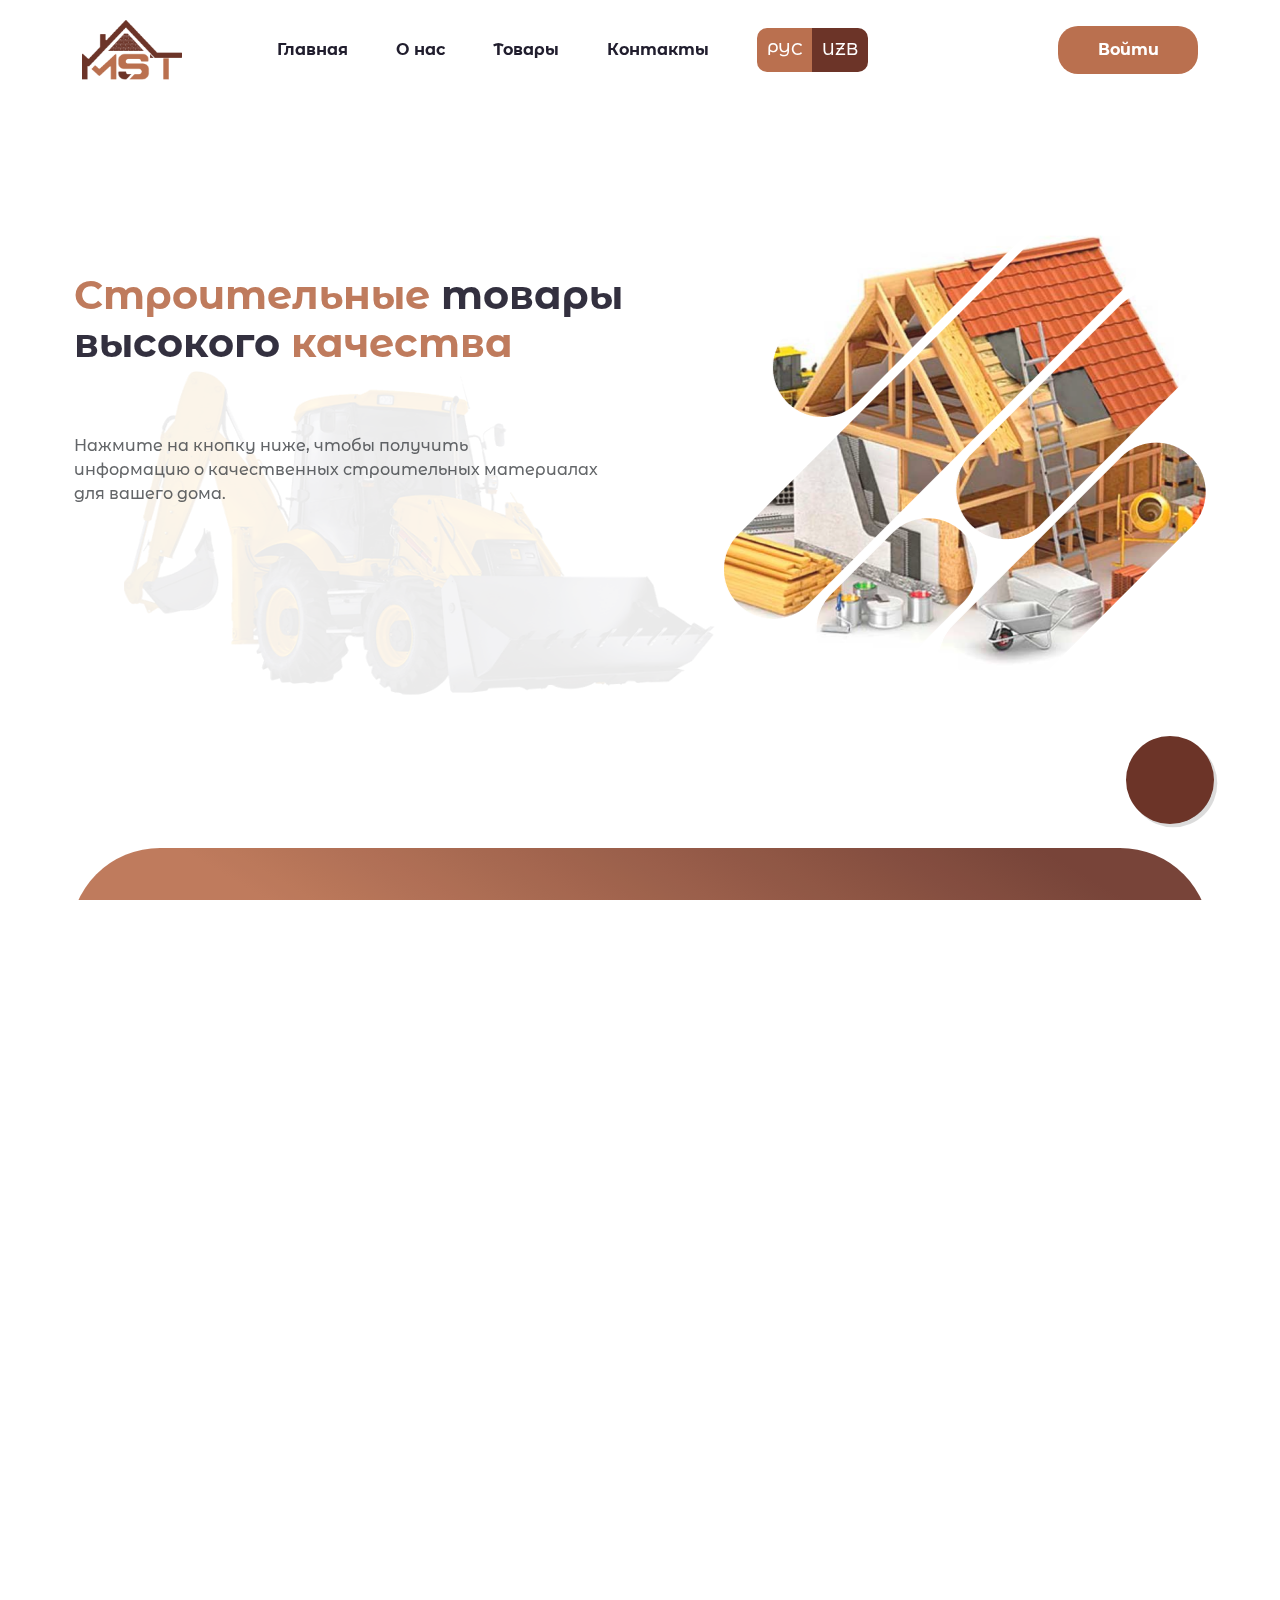
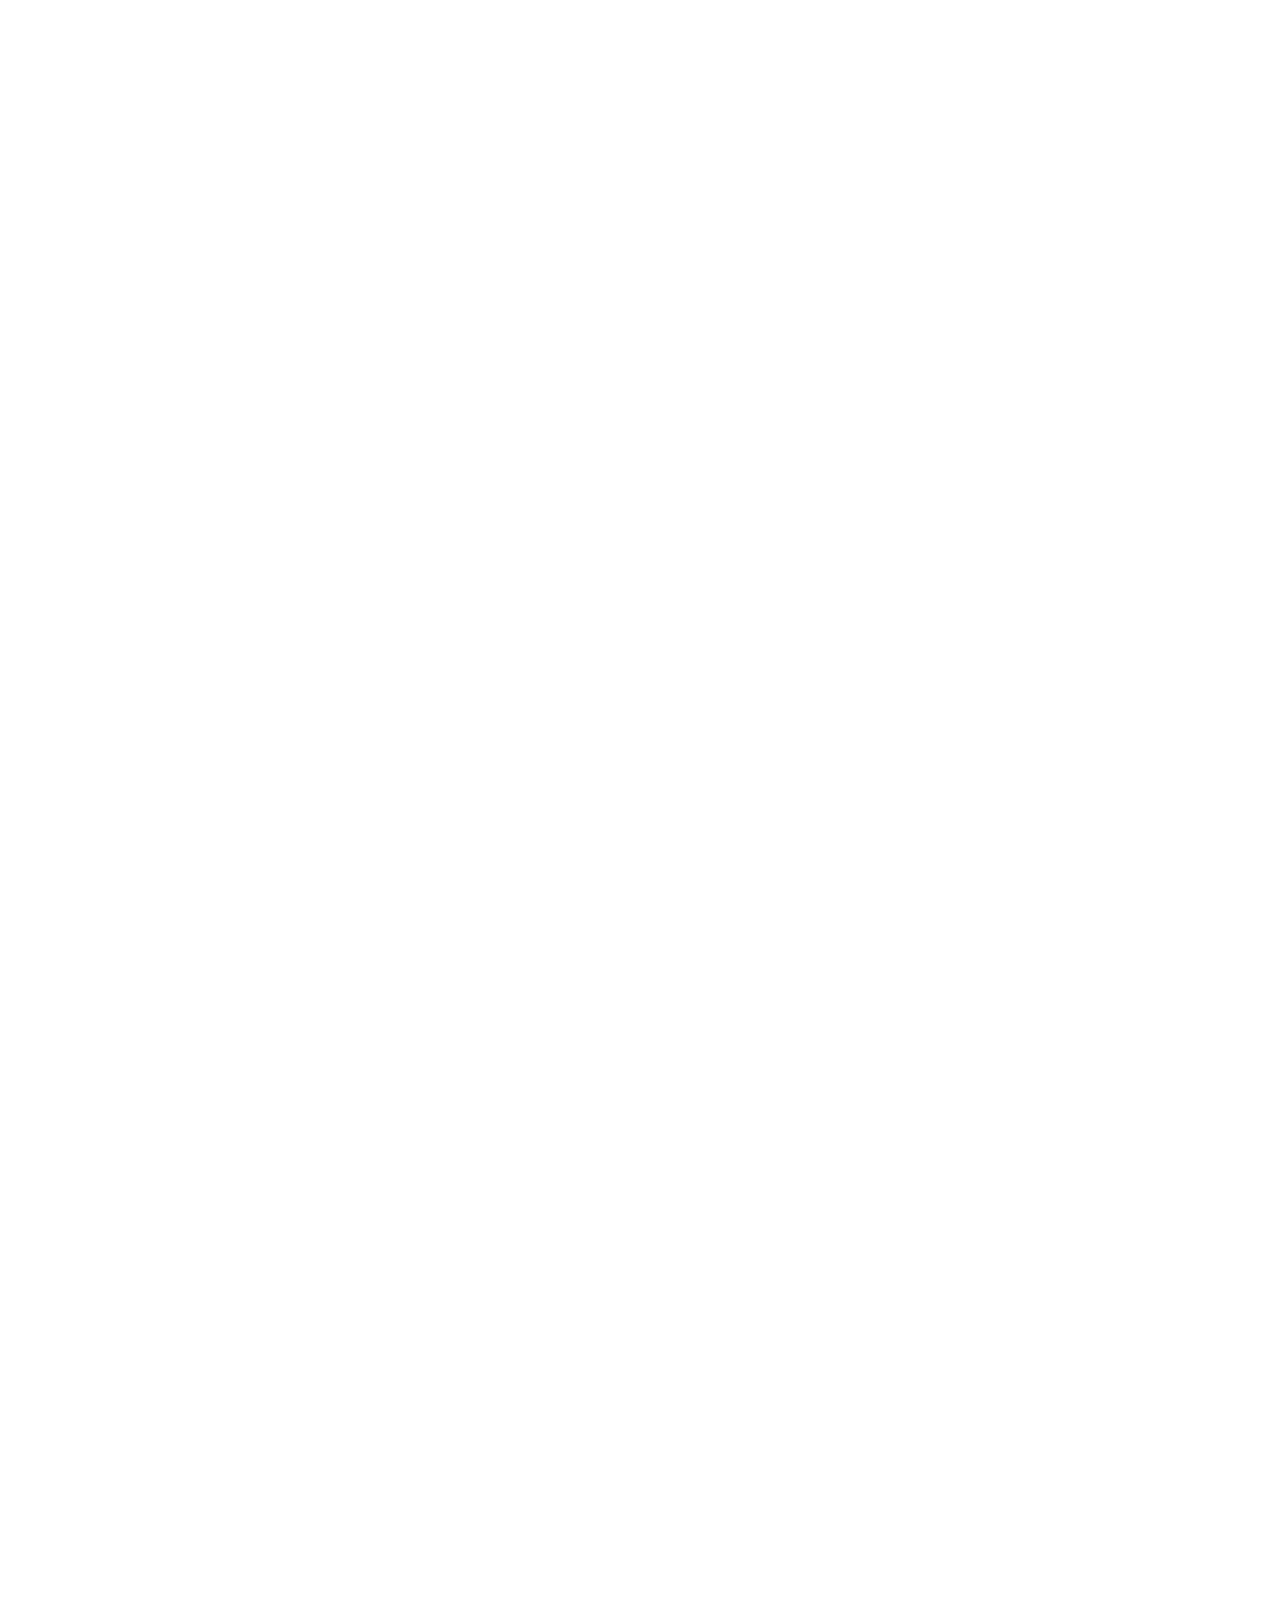
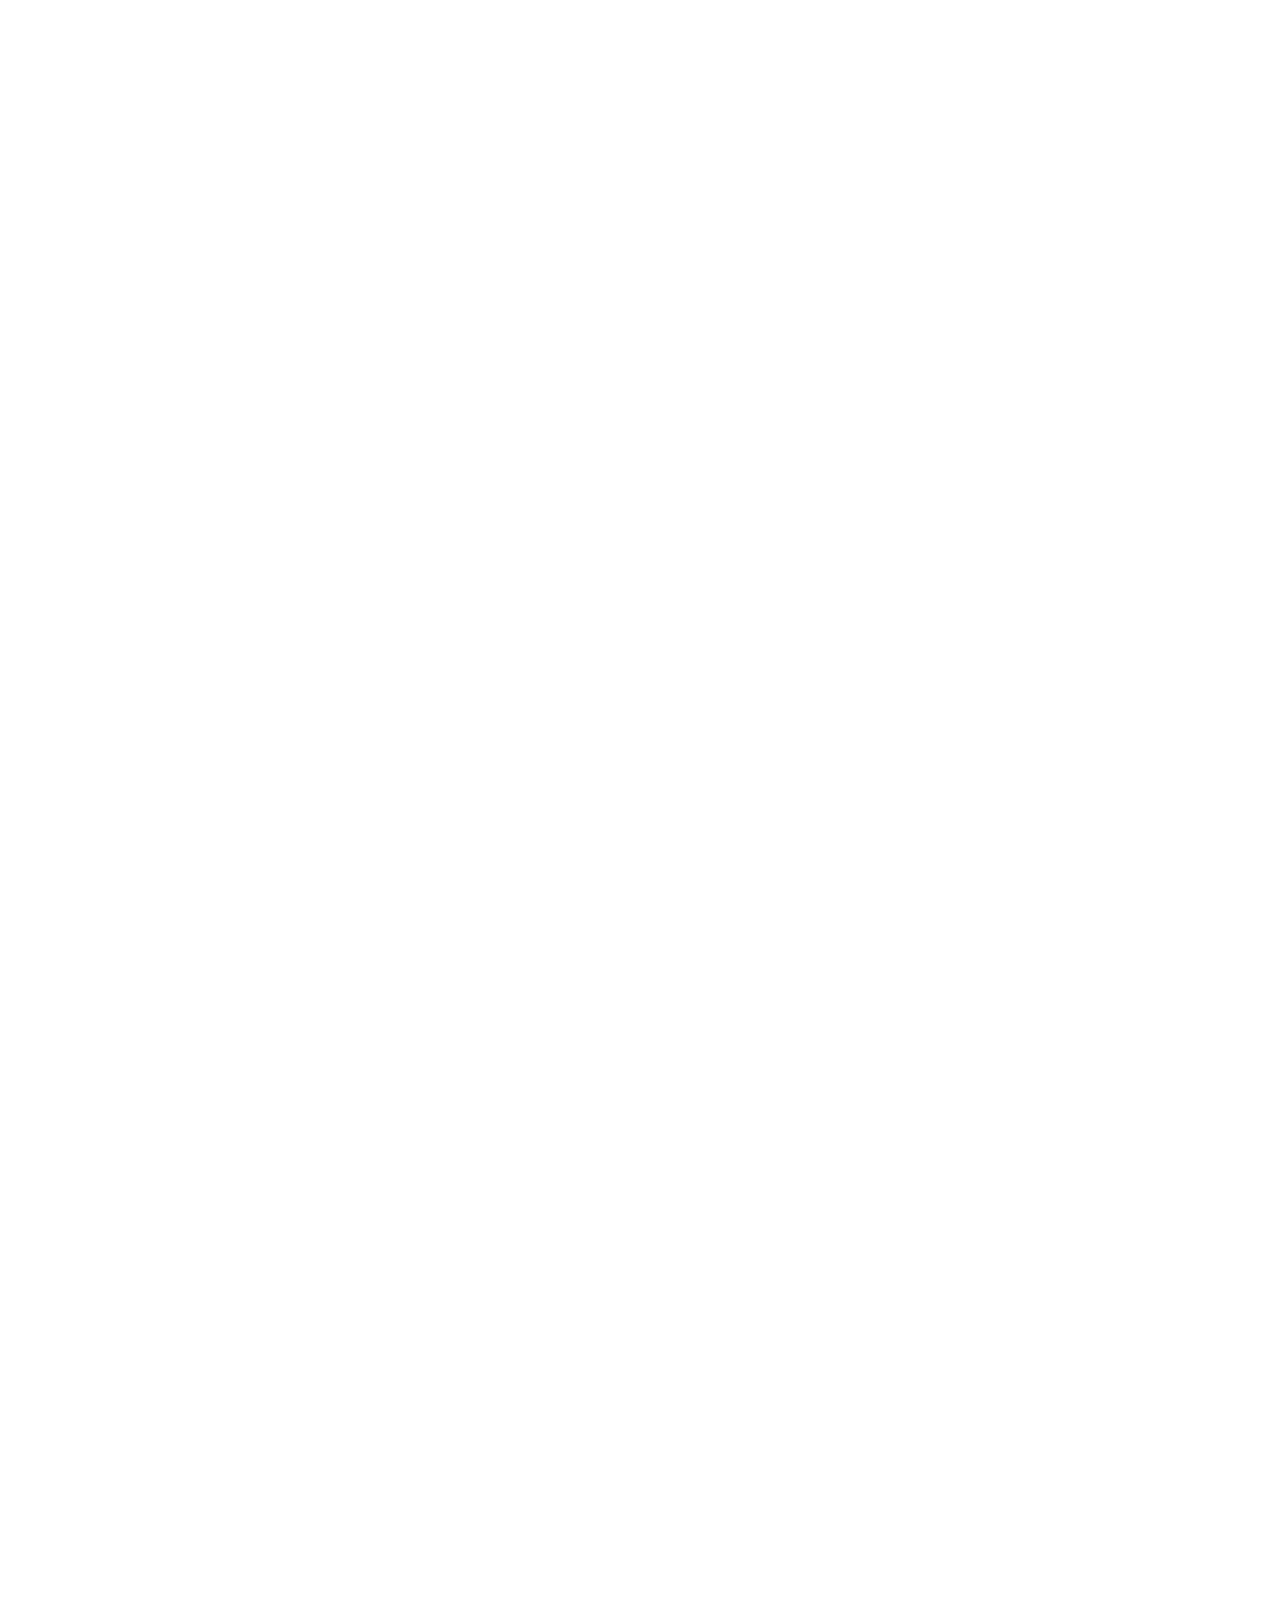
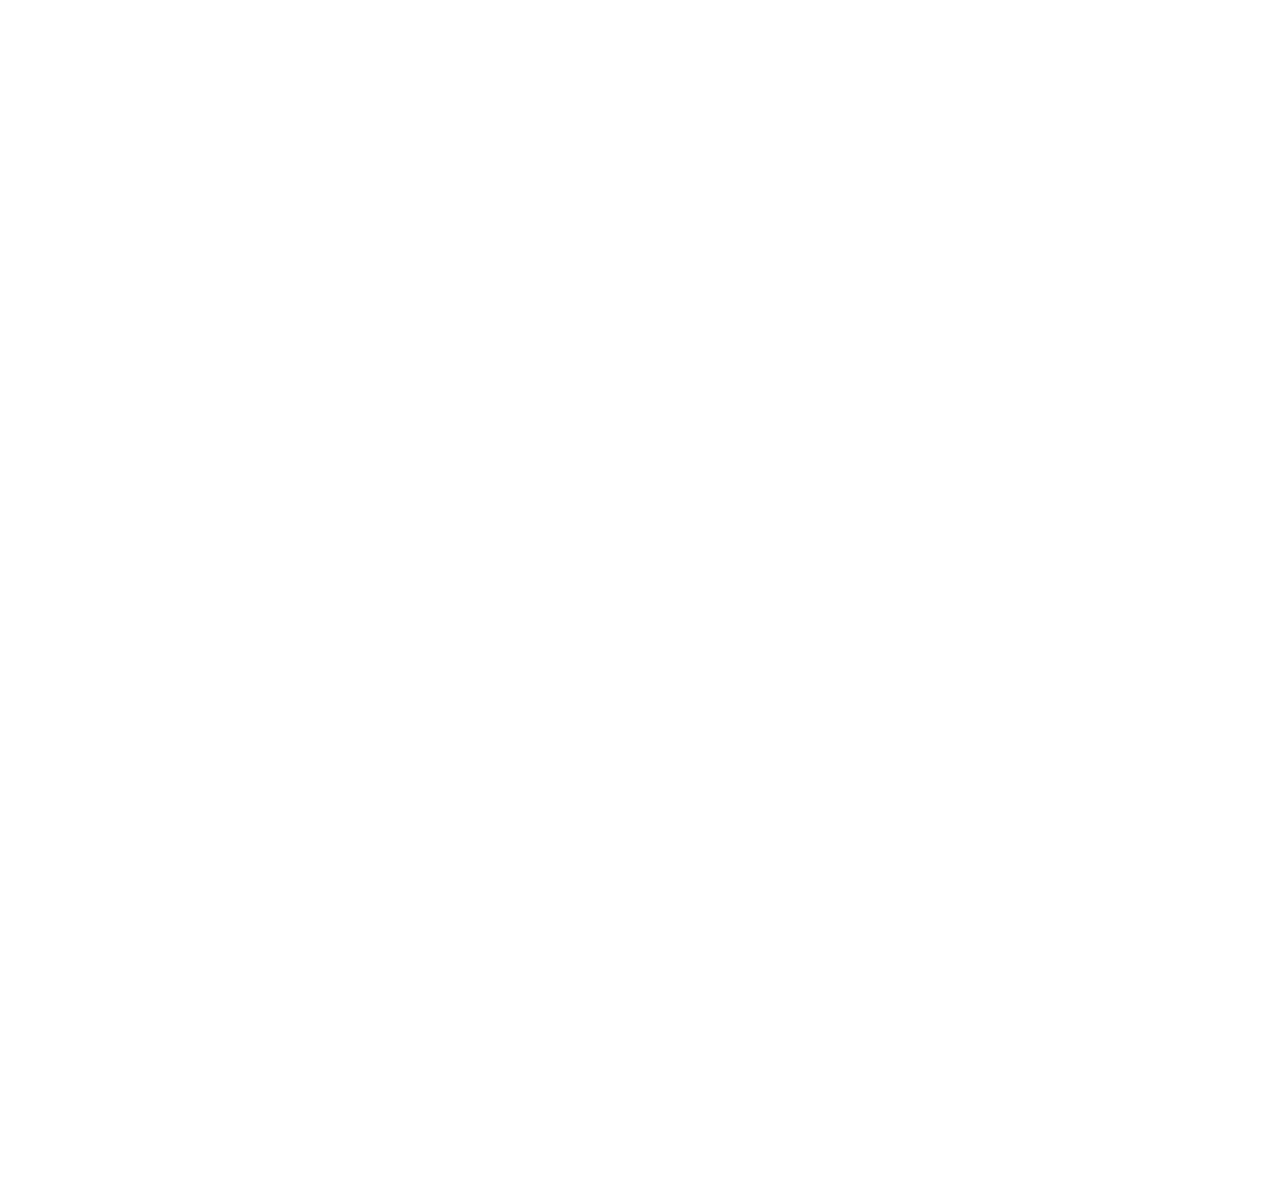
<file: index.html>
<!DOCTYPE html>
<html lang="en">

<head>
    <meta charset="UTF-8">
    <meta name="viewport" content="width=device-width, initial-scale=1.0">
    <title>Murod Stone</title>
    <link rel="stylesheet" href="./css/style.css">
    <link rel="stylesheet" href="./css/animate.css">
    <link rel="stylesheet" href="./css/cdn.jsdelivr.net_npm_bootstrap@5.0.2_dist_css_bootstrap.css">
</head>

<body>

    <!-- ===== Header Start ===== -->
    <header id="header">
        <nav class="nav d-flex fixed-top justify-content-between align-items-center">
            <div class="container d-flex justify-content-between align-items-center">
                <div>
                    <a href="index.html"><img class="Logo__default" src="./img/Logo__default.png" alt=""></a>
                </div>

                <ul id="mySidenav" class="list-unstyled sidenav align-items-center">
                    <a href="javascript:void(0)" class="closebtn" onclick="closeNav()">&times;</a>
                    <li class=""><a class="nav__link text-decoration-none me-5 active" href="index.html">Главная</a>
                    </li>
                    <li class=""><a class="nav__link text-decoration-none me-5" href="about.html">О нас</a></li>
                    <li class=""><a class="nav__link text-decoration-none me-5" href="materials.html">Товары</a></li>
                    <li class=""><a class="nav__link text-decoration-none" href="contact.html">Контакты</a></li>

                    <div class="language ms-5 d-flex">
                        <a class="rus active text-decoration-none" href="">РУС</a>
                        <a class="uzb text-decoration-none" href="">UZB</a>
                    </div>

                </ul>

                <div></div>

                <button>Войти</button>
                <span class="nav-btn" style="font-size:30px;cursor:pointer" onclick="openNav()">&#9776;</span>

            </div>
        </nav>




    </header>

    <!-- ===== Header End ===== -->

    <div class="wrapper">
        <div class="content">





            <!-- ===== Main Starts ===== -->
            <main>

                <div class="main__content container">

                    <div class="main__content-block gs_reveal left">
                        <h1 class="">
                            <span>Строительные</span> товары<br>
                            высокого<span> качества</span>
                        </h1>

                        <p class="mt-5">
                            Нажмите на кнопку ниже, чтобы получить <br>
                            информацию о качественных строительных материалах <br>
                            для вашего дома.
                        </p>

                        <a href="materials.html"><button class="mt-5">Заказать товар</button></a>

                        <div class="main__content-block-bg"><img src="./img/main__content-block-bg.png" alt=""></div>

                    </div>

                    <div class="gs_reveal right">
                        <img class="main__content-img" src="./img/main__content-img.png" alt="">
                    </div>

                </div>

                <!-- ===== Section Main contact Starts ==== -->
                <section class="main__contact gs_reveal container">
                    <div class="d-flex main__contact-block1 align-items-center">
                        <i class="fa-solid fa-location-dot fa-bounce fa-2xl"></i>
                        <div class="ms-3">
                            <h4>Pay Us a Visit</h4>
                            <p>Union St, Seattle, WA 98101, United States</p>
                        </div>
                    </div>
                    <div class="d-flex main__contact-block2 align-items-center">
                        <i class="fa-solid fa-phone-volume fa-shake fa-2xl"></i>
                        <div class="ms-3">
                            <h4>Give Us a Call</h4>
                            <p>(110) 1111-1010</p>
                        </div>
                    </div>
                    <div class="d-flex main__contact-block3 align-items-center">
                        <i class="fa-solid fa-envelope fa-flip fa-2xl"></i>
                        <div class="ms-3">
                            <h4>Send Us a Message</h4>
                            <p>Contact@HydraVTech.com</p>
                        </div>
                    </div>
                </section>

                <!-- ===== Section Main contact End ==== -->

                <!-- ===== Section About us Starts ============= -->

                <section class="about container">
                    <div class="left gs_reveal">
                        <img src="./img/about__img.png" alt="">
                    </div>

                    <div class="right gs_reveal">
                        <h1>Немного <br>
                            о компании
                        </h1>

                        <p class="mt-5">
                            Lorem ipsum dolor sit amet consectetur. Senectus pulvinar <br>
                            enim molestie amet urna scelerisque iaculis hac. <br>
                            Faucibus massa malesuada cras ac faucibus <br>
                            cras duis. Tincidunt tellus ac morbi libero pellentesque <br>
                            velit vitae suspendisse. Gravida leo in est interdum est <br>
                            sit. Velit tortor blandit non in elit mauris suscipit quis. <br>
                            Imperdiet bibendum facilisis id.
                        </p>

                        <p class="mt-5">
                            Lorem ipsum dolor sit amet consectetur. Senectus pulvinar <br>
                            enim molestie amet urna scelerisque iaculis hac. <br>
                            Faucibus massa
                        </p>
                    </div>

                    <div><img class="about__bg" src="./img/about__bg.png" alt=""></div>

                </section>
                <!-- ===== Section About us End ============= -->

                <!-- ====== Section Materials Starts ========= -->

                <section id="materials" class="materials container">

                    <h1 class="gs_reveal">Товары</h1>
                    <div class="materials__content">

                        <div class="materials__content-block gs_reveal left">

                            <div class="materials__img">
                                <img class="materials__image" src="./img/materials__content-img.png" alt="">
                                <img class="materials__img-logo" src="./img/materials__img-logo.png" alt="">
                                <img class="materials__img-top" src="./img/materials__img-top.png" alt="">
                                <img class="materials__img-bottom" src="./img/materials__img-bottom.png" alt="">
                            </div>

                            <div class="materials__content-title">
                                <h3>
                                    Щебень
                                </h3>

                                <p class="mt-3">
                                    Щебень является самым широко
                                    используемым строительным
                                    материалом природного
                                    происхождения. Он применяется
                                    во всех видах строительства, но в
                                    основном в дорожном
                                    строительстве
                                </p>


                            </div>

                            <div class="button"><a href="#" class="btn btn-white btn-animate">Заказать</a></div>

                        </div>

                        <div class="materials__content-block gs_reveal">

                            <div class="materials__img">
                                <img class="materials__image" src="./img/materials__content-img2.png" alt="">
                                <img class="materials__img-logo" src="./img/materials__img-logo.png" alt="">
                                <img class="materials__img-top" src="./img/materials__img-top.png" alt="">
                                <img class="materials__img-bottom" src="./img/materials__img-bottom.png" alt="">
                            </div>

                            <div class="materials__content-title">
                                <h3>
                                    Клинец
                                </h3>

                                <p class="mt-3">
                                    Клинец это мелкая фракция щебня
                                    получаемый способом дробления
                                    горных пород и валунов. Клинец
                                    предназначен для изготовления
                                    бетона, благодаря которому раствор
                                    легче перемешивать, он имеет
                                    хорошую текучесть, легко заполняет
                                    все полости и пустоты.
                                </p>

                            </div>

                            <div class="button"><a href="#" class="btn btn-white btn-animate">Заказать</a></div>
                        </div>

                        <div class="materials__content-block gs_reveal right">

                            <div class="materials__img ">
                                <img class="materials__image" src="./img/materials__content-img3.png" alt="">
                                <img class="materials__img-logo" src="./img/materials__img-logo.png" alt="">
                                <img class="materials__img-top" src="./img/materials__img-top.png" alt="">
                                <img class="materials__img-bottom" src="./img/materials__img-bottom.png" alt="">
                            </div>

                            <div class="materials__content-title">
                                <h3>
                                    Песок
                                </h3>

                                <p class="mt-3 pesok">
                                    Широко используется в составе
                                    строительных материалов, для намывки
                                    участков под строительство, для
                                    пескоструйной обработки, при
                                    возведении дорог, насыпей, в жилищном
                                    строительстве для обратной засыпки,
                                    при благоустройстве дворовых
                                    территорий, при производстве раствора
                                    для кладки, штукатурных и
                                    фундаментных работ
                                </p>

                            </div>

                            <div class="button"><a href="#" class="btn btn-white btn-animate">Заказать</a></div>


                        </div>

                    </div>
                </section>
                <!-- ====== Section Materials End ========= -->

                <!-- ====== Section Excellence us Start ======= -->
                <section class="excellence container">

                    <div class="excellence__title gs_reveal left">
                        <h1>
                            Почему
                            выбирают нас
                        </h1>

                        <div class="arrow__right gs_reveal left">
                            <img src="./img/arrow__right.png" alt="">
                        </div>

                        <div class="arrow__bottom gs_reveal">
                            <img src="./img/arrow__bottom.png" alt="">
                        </div>



                        <p class="text-center gs_reveal">
                            Наши строительные материалы натуральные и
                            качественные, не теряют своих качеств в любых
                            сочетаниях и укрепляют любую конструкцию.
                        </p>
                    </div>

                    <div class="excellence__content gs_reveal">
                        <img class="excellence__content-line" src="./img/excellence__line.png" alt="">
                        <img class="excellence__content-line2" src="./img/excellence__line.png" alt="">
                        <img class="excellence__content-line3" src="./img/excellence__line.png" alt="">
                        <img class="excellence__content-line4" src="./img/excellence__line.png" alt="">

                        <div class="d-flex align-items-center flex-column">
                            <div class="excellence__content-circle">
                                <h1>
                                    01
                                </h1>


                            </div>

                            <h3 class="text-center quality">Kачественный
                                и
                                натуральный
                            </h3>
                        </div>

                        <div class="d-flex align-items-center flex-column">
                            <div class="excellence__content-circle">
                                <h1>
                                    02
                                </h1>
                            </div>

                            <h3 class="text-center">
                                Cохраняет свои
                                качества в любой
                                смеси
                            </h3>
                        </div>

                        <div class="d-flex align-items-center flex-column">
                            <div class="excellence__content-circle">
                                <h1>
                                    03
                                </h1>
                            </div>

                            <h3 class="text-center">
                                Высокий уровень
                                сервиса !
                            </h3>

                        </div>


                        <div class="d-flex align-items-center flex-column">
                            <div class="excellence__content-circle">
                                <h1>
                                    04
                                </h1>
                            </div>

                            <h3 class="text-center">
                                Сервис Достави
                            </h3>
                        </div>
                    </div>

                </section>
                <!-- ====== Section Excellence End ======= -->

            </main>

            <!-- ===== Main End ===== -->

            <!-- ===== Footer Starts ===== -->

            <footer>
                <section class="footer__contact container">
                    <div class="footer__contact-block">
                        <div> <i class="fa-solid fa-location-dot fa-bounce fa-2xl"></i></div>

                        <p>
                            Yangiyo’l tuman gulbahor
                            shaharcahsi mustaqillik
                            10 yilligi
                        </p>
                    </div>

                    <div class="footer__contact-block">
                        <div> <i class="fa-solid fa-phone-volume fa-shake fa-2xl"></i></div>

                        <div>
                            <a class="text-decoration-none" href="tel:+998998003878">+998998003878</a>
                            <a class="text-decoration-none" href="tel:+998998003878">+998998003878</a>
                        </div>
                    </div>

                    <div class="footer__contact-block">
                        <div><i class="fa-solid fa-envelope fa-flip fa-2xl"></i></div>

                        <div><a class="text-decoration-none" href="email:Email.uz@gmail.com">Email.uz@gmail.com</a>
                        </div>
                    </div>

                </section>

                <section id="footer__form" class="footer__form container">

                    <div class="d-flex justify-content-evenly align-items-center flex-lg-row flex-column">
                        <form class="gs_reveal left mb-5 mb-lg-0" method="post" action="">

                            <div class="d-flex justify-content-between">
                                <div class="form-floating me-2">
                                    <input type="text" name="name" class="form-control" id="floatingname"
                                        placeholder="Введите вашe Имя" required>
                                    <label class="" for="floatingname">Имя</label>
                                </div>

                                <div class="form-floating">
                                    <input type="text" name="last_name" class="form-control" id="floatingsurname"
                                        placeholder="Введите вашу Фамилию" required>
                                    <label class="" for="floatingsurname">Фамилия</label>
                                </div>
                            </div>

                            <div class="form-floating mb-3">
                                <input type="text" name="user_phone" class="form-control" id="floatingInput"
                                    placeholder="Введите ваш номер" required>
                                <label class="" for="floatingInput">Введите ваш номер</label>
                            </div>

                            <textarea name="user_text" class="form-control" id="" cols="50" placeholder="Коментарии"
                                rows="5"></textarea>

                            <button class="w-100 mt-5 btn btn-lg" type="submit">Отправить</button>

                        </form>

                        <div class="gs_reveal right">
                            <iframe
                                src="https://www.google.com/maps/embed?pb=!1m14!1m12!1m3!1d96231.36521882167!2d69.0537050494868!3d41.08581750045014!2m3!1f0!2f0!3f0!3m2!1i1024!2i768!4f13.1!5e0!3m2!1sru!2s!4v1690449561705!5m2!1sru!2s"
                                width="600" height="450" style="border:0;" allowfullscreen="" loading="lazy"
                                referrerpolicy="no-referrer-when-downgrade"></iframe>
                        </div>
                    </div>
                </section>

                <section class="footer__bottom container">

                    <div class="gs_reveal left">
                        <img src="./img/logo__big.png" alt="">
                    </div>

                    <ul class="gs_reveal">
                        <li class="footer__link list-unstyled"><a class="text-decoration-none" href="">Главная</a></li>
                        <li class="footer__link list-unstyled"><a class="text-decoration-none" href="">О нас</a></li>
                        <li class="footer__link list-unstyled"><a class="text-decoration-none" href="">Товары</a></li>
                        <li class="footer__link list-unstyled"><a class="text-decoration-none" href="">Контакты</a></li>
                    </ul>

                    <div class="d-flex align-items-center justify-content-between flex-column gs_reveal right">
                        <h3>СОЦИАЛЬНЫЕ СЕТИ</h3>

                        <div class="d-flex justify-content-evenly mt-5">
                            <a class="me-5" href=""><i class="fa-brands fa-telegram fa-2xl"></i></a>
                            <a class="me-5" href=""><i class="fa-brands fa-instagram fa-2xl"></i></a>
                            <a href=""><i class="fa-sharp fa-regular fa-envelope fa-2xl"></i></a>
                        </div>


                    </div>


                </section>

                <div class="rights">
                    <a class="text-white" href="#header"><i class="scroll__up fa-solid fa-arrow-up"></i></a>
                    <div
                        class="container d-lg-flex justify-content-lg-between text-center mt-5 mt-lg-0 align-items-center">
                        <p class="text-white">© Разработано компании <a class="text-white" href="">ZAFFA</a></p>
                        <p class="text-white">Все права защищены © OOO "Murad Stone" 2023</p>
                    </div>
                </div>



            </footer>



        </div>
    </div>

    <div class="menu">
        <input type="checkbox" href="#" class="menu-open" name="menu-open" id="menu-open" />
        <label class="menu-open-button" for="menu-open">
            <i class="fa-solid fa-headphones-simple fa-xl operator"></i>
            <span class="lines line-1"></span>
            <span class="lines line-2"></span>
            <span class="lines line-3"></span>
        </label>

        <a href="#" class="menu-item instagram"> <i class="fa-brands fa-instagram fa-xl"></i></a>
        <a href="#" class="menu-item telegram"> <i class="fa-brands fa-telegram fa-xl"></i> </a>
        <a href="#" class="menu-item phone"> <i class="fa-solid fa-phone fa-lg"></i></a>
    </div>

    <!-- ===== Footer End ===== -->

    <!-- ===== Aside social media ===== -->

    <!-- <div id="aside__social" class="sidenav">
        <a href="" id="about">Telegram <i class="fa-brands fa-telegram fa-2xl"></i></a>
        <a href="" id="blog">Instagram <i class="fa-brands fa-instagram fa-2xl"></i></a>
        <a href="" id="projects">YouTube <i class="fa-brands fa-youtube fa-xl"></i></a>
       
    </div> -->

    <!-- ===== Aside social media ===== -->






    <!-- Call me -->

    <!-- <section class="call-buton">
        <a class="cc-calto-action-ripple" href="tel:+998998003878">
            <i class="fa-sharp fa-solid fa-phone-volume fa-shake"></i>
        </a>
    </section> -->







    <!-- JS -->

    <script src="./script/main.js"></script>

    <!--=== Bootstap ==== -->
    <script src="./script/cdn.jsdelivr.net_npm_bootstrap@5.3.0_dist_js_bootstrap.bundle.min.js"></script>

    <!-- fontawesome -->
    <script src="./script/kit.fontawesome.com_a926edd2bc.js"></script>


    <!-- Gsap -->
    <script src="./script/ScrollSmoother.min.js"></script>
    <script src="./script/TimelineLite.min.js"></script>
    <script src="./script/TimelineMax.min.js"></script>
    <script src="./gsap/cdnjs.cloudflare.com_ajax_libs_gsap_3.12.2_gsap.min.js"></script>
    <script src="./gsap/cdnjs.cloudflare.com_ajax_libs_gsap_3.12.2_ScrollTrigger.min.js"></script>
    <script src="./gsap/gsap.js"></script>

</body>

</html>
</file>
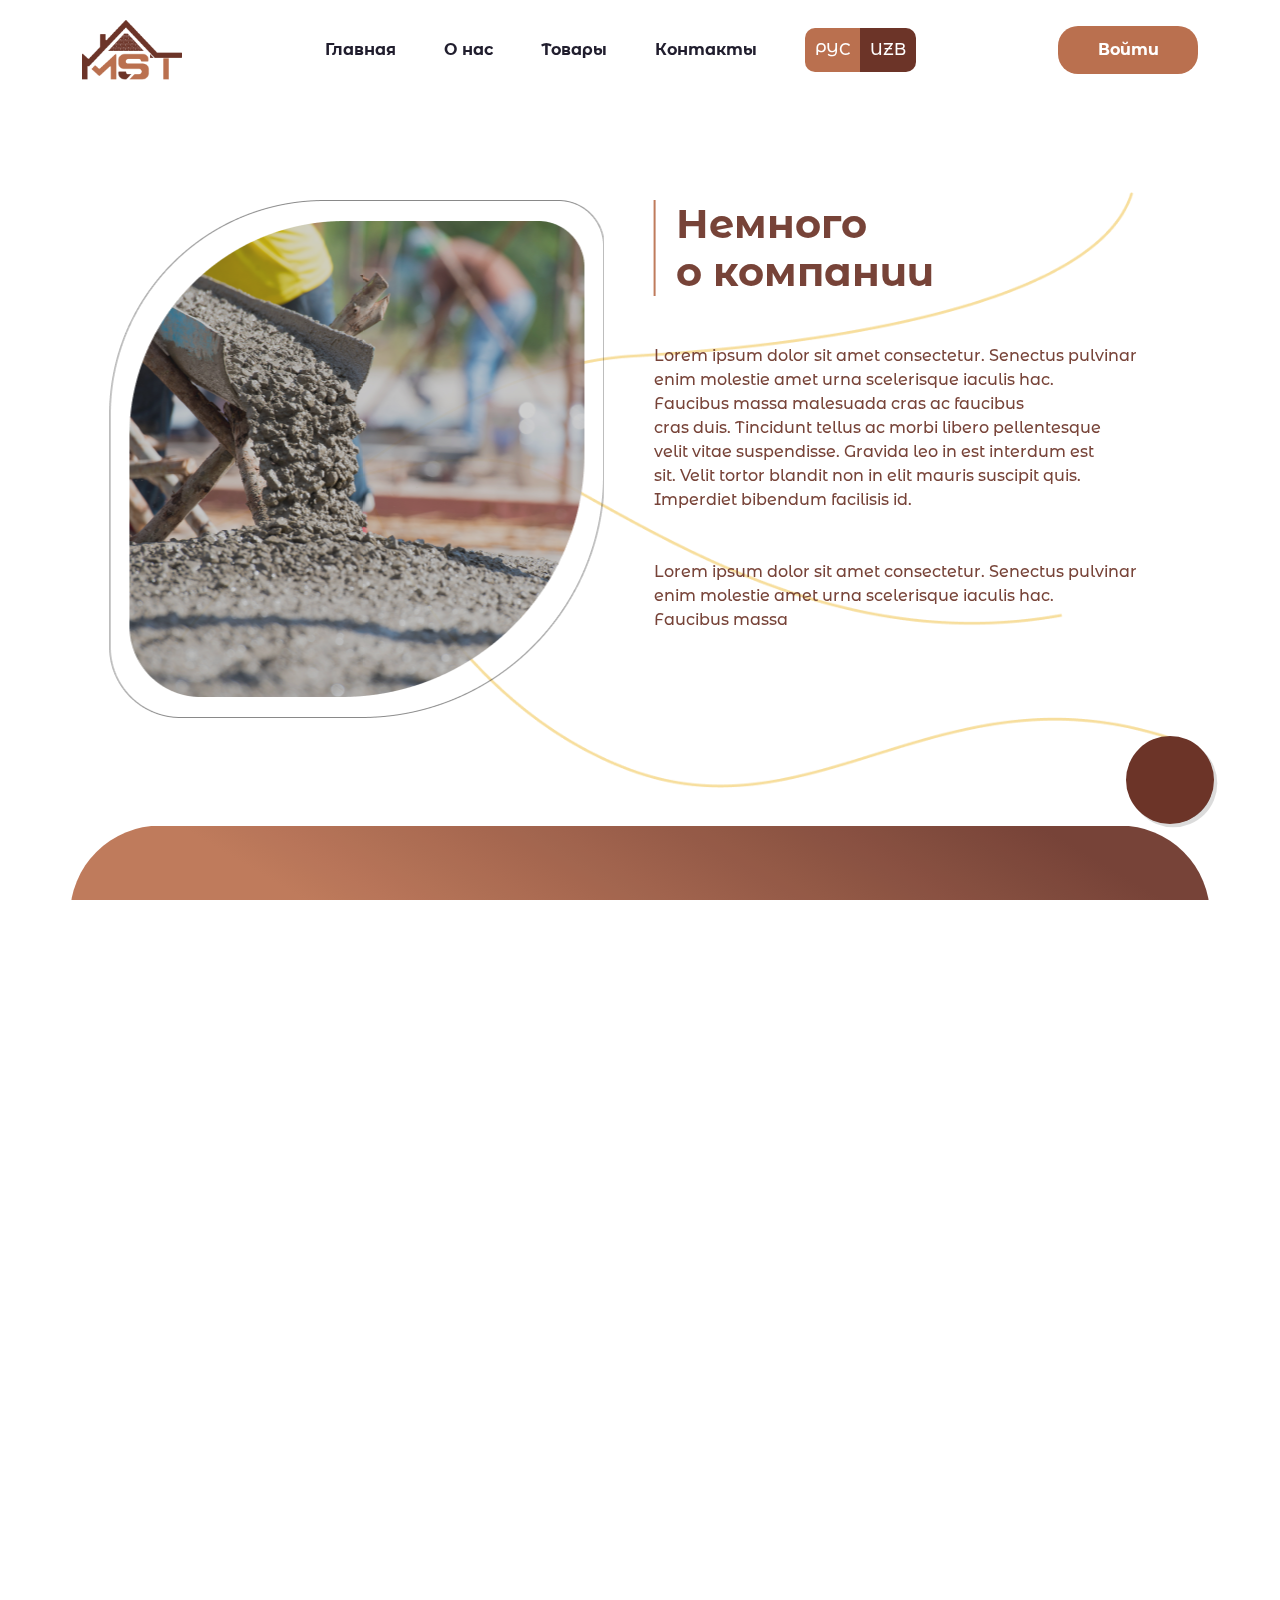
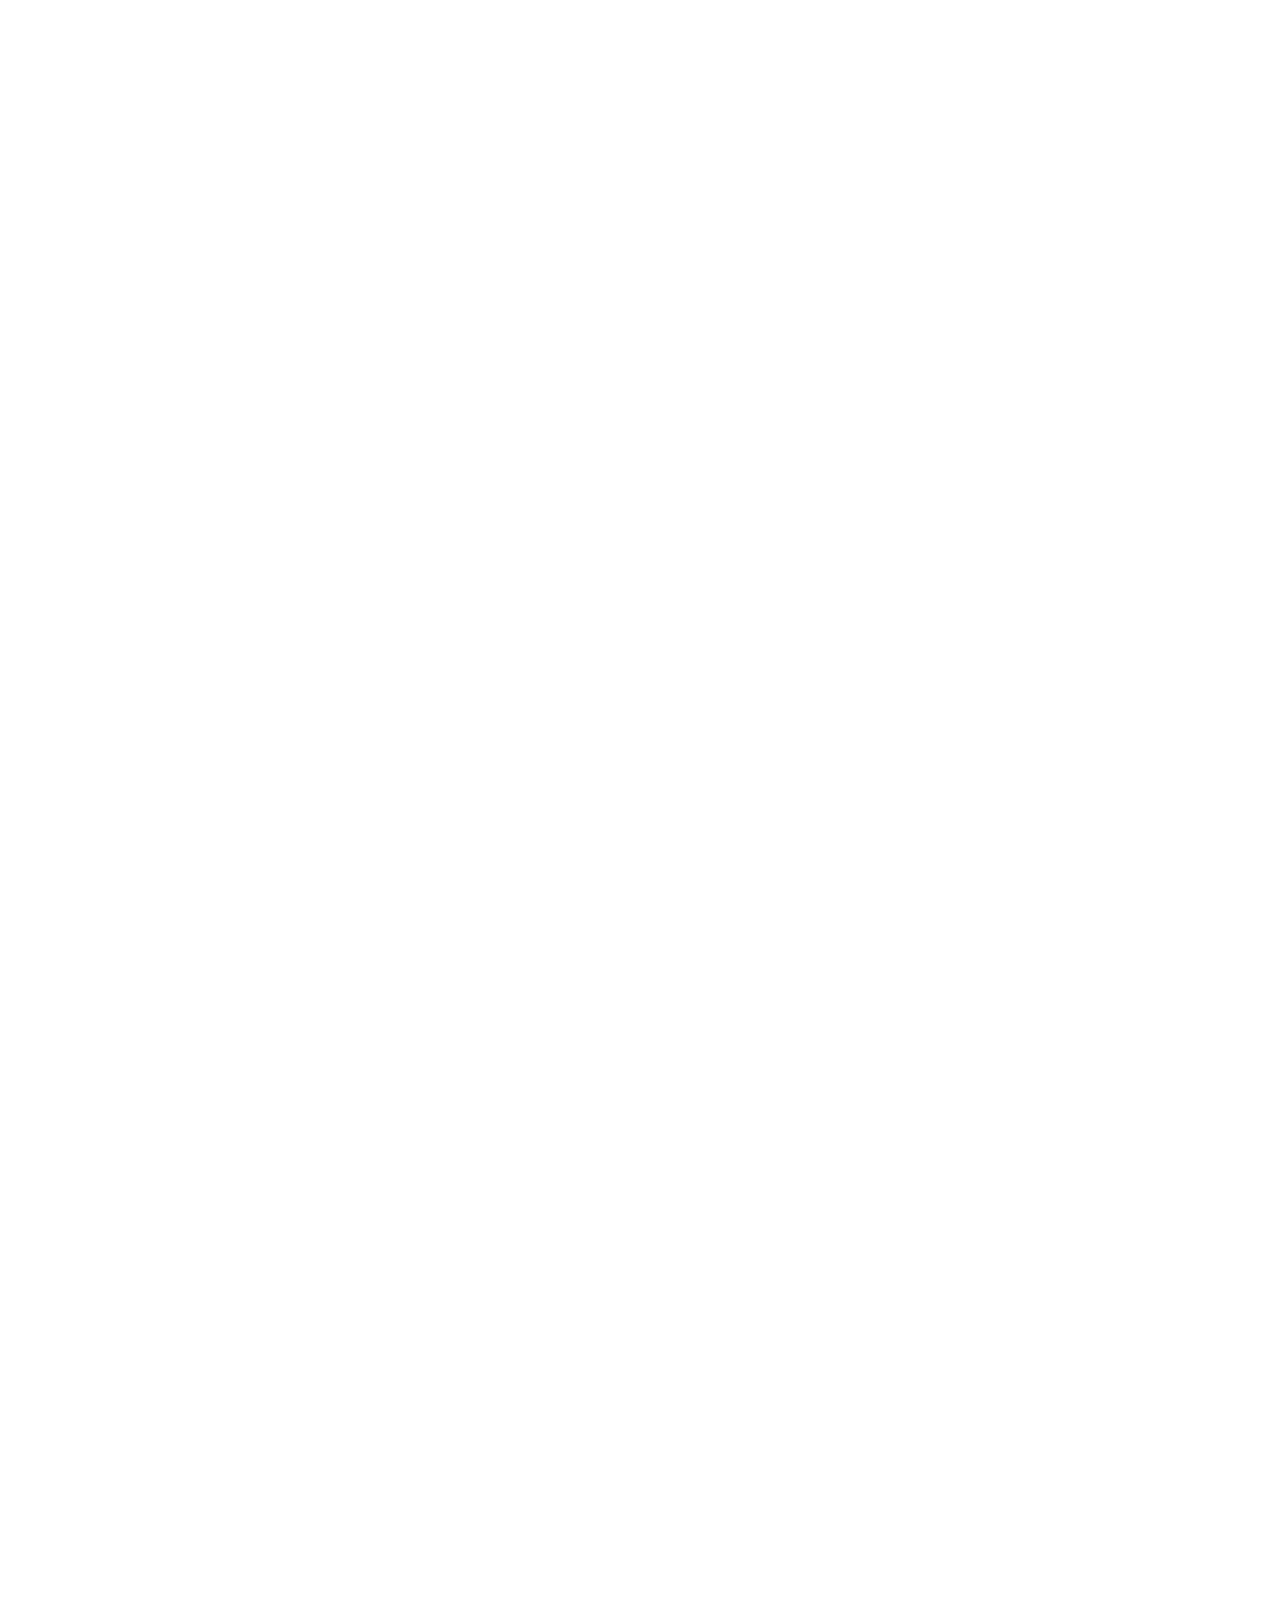
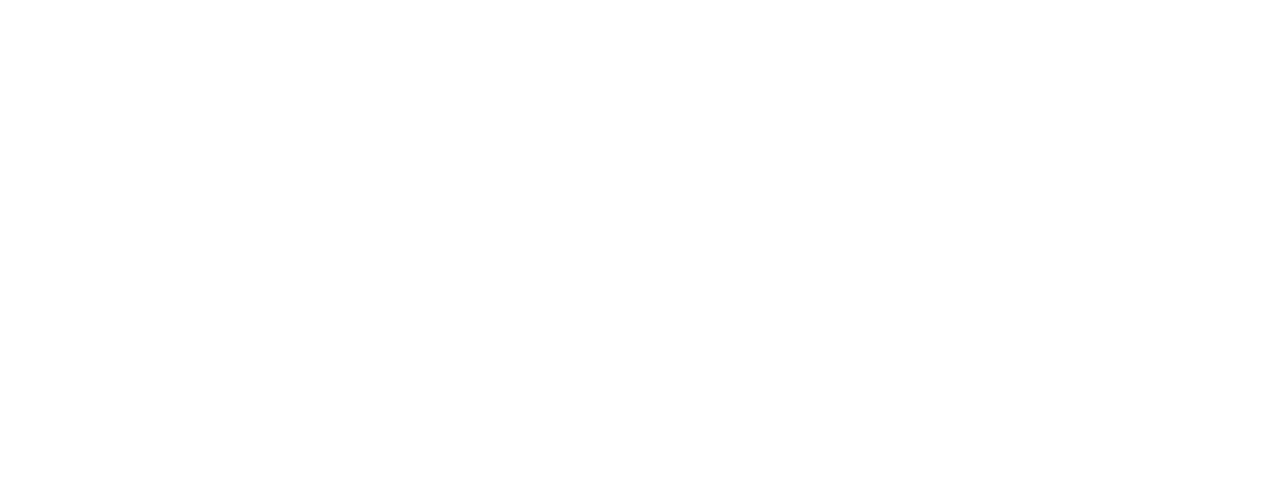
<file: about.html>
<!DOCTYPE html>
<html lang="en">

<head>
    <meta charset="UTF-8">
    <meta name="viewport" content="width=device-width, initial-scale=1.0">
    <title>Murod Stone</title>
    <link rel="stylesheet" href="./css/about.css">
    <link rel="stylesheet" href="./css/cdn.jsdelivr.net_npm_bootstrap@5.0.2_dist_css_bootstrap.css">
</head>

<body>

    <!-- ===== Header Start ===== -->

    <header>
        <nav class="nav d-flex fixed-top justify-content-between align-items-center">
            <div class="container d-flex justify-content-between align-items-center">
                <div>
                    <a href="index.html"><img class="Logo__default" src="./img/Logo__default.png" alt=""></a>
                </div>

                <ul id="mySidenav" class="list-unstyled sidenav align-items-center">
                    <a href="javascript:void(0)" class="closebtn" onclick="closeNav()">&times;</a>
                    <li class=""><a class="nav__link text-decoration-none me-5 active" href="index.html">Главная</a>
                    </li>
                    <li class=""><a class="nav__link text-decoration-none me-5" href="about.html">О нас</a></li>
                    <li class=""><a class="nav__link text-decoration-none me-5" href="materials.html">Товары</a></li>
                    <li class=""><a class="nav__link text-decoration-none" href="contact.html">Контакты</a></li>

                    <div class="language ms-5 d-flex">
                        <a class="rus active text-decoration-none" href="">РУС</a>
                        <a class="uzb text-decoration-none" href="">UZB</a>
                    </div>

                </ul>



                <button>Войти</button>
                <span class="nav-btn" style="font-size:30px;cursor:pointer" onclick="openNav()">&#9776;</span>

            </div>
        </nav>



        </div>

    </header>
    <!-- ===== Header End ===== -->

    <div class="wrapper">
        <div class="content">



            <!-- ===== Main Starts ===== -->
            <main>
                <!-- ===== Section About us Starts ============= -->

                <section class="about container">
                    <div class="gs_reveal left">
                        <img src="./img/about__img.png" alt="">
                    </div>

                    <div class="gs_reveal right">
                        <h1>Немного <br>
                            о компании
                        </h1>

                        <p class="mt-5">
                            Lorem ipsum dolor sit amet consectetur. Senectus pulvinar <br>
                            enim molestie amet urna scelerisque iaculis hac. <br>
                            Faucibus massa malesuada cras ac faucibus <br>
                            cras duis. Tincidunt tellus ac morbi libero pellentesque <br>
                            velit vitae suspendisse. Gravida leo in est interdum est <br>
                            sit. Velit tortor blandit non in elit mauris suscipit quis. <br>
                            Imperdiet bibendum facilisis id.
                        </p>

                        <p class="mt-5">
                            Lorem ipsum dolor sit amet consectetur. Senectus pulvinar <br>
                            enim molestie amet urna scelerisque iaculis hac. <br>
                            Faucibus massa
                        </p>
                    </div>

                    <div><img class="about__bg" src="./img/about__bg.png" alt=""></div>

                </section>
                <!-- ===== Section About us End ============= -->

                <!-- ===== Section Main contact Starts ==== -->
                <section class="main__contact container gs_reveal">
                    <div class="d-flex main__contact-block1 align-items-center">
                        <i class="fa-solid fa-location-dot fa-bounce fa-2xl"></i>
                        <div class="ms-3">
                            <h4>Pay Us a Visit</h4>
                            <p>Union St, Seattle, WA 98101, United States</p>
                        </div>
                    </div>
                    <div class="d-flex main__contact-block2 align-items-center">
                        <i class="fa-solid fa-phone-volume fa-shake fa-2xl"></i>
                        <div class="ms-3">
                            <h4>Give Us a Call</h4>
                            <p>(110) 1111-1010</p>
                        </div>
                    </div>
                    <div class="d-flex main__contact-block3 align-items-center">
                        <i class="fa-solid fa-envelope fa-flip fa-2xl"></i>
                        <div class="ms-3">
                            <h4>Send Us a Message</h4>
                            <p>Contact@HydraVTech.com</p>
                        </div>
                    </div>
                </section>
                <!-- ===== Section Main contact End ==== -->

                <!-- ====== Section Excellence us Start ======= -->
                <section class="excellence container">

                    <div class="excellence__title">
                        <h1 class="gs_reveal left">
                            Почему
                            выбирают нас
                        </h1>

                        <div class="arrow__right gs_reveal left">
                            <img src="./img/arrow__right.png" alt="">
                        </div>

                        <div class="arrow__bottom gs_reveal">
                            <img src="./img/arrow__bottom.png" alt="">
                        </div>



                        <p class="text-center gs_reveal">
                            Наши строительные материалы натуральные и
                            качественные, не теряют своих качеств в любых
                            сочетаниях и укрепляют любую конструкцию.
                        </p>
                    </div>

                    <div class="excellence__content gs_reveal">
                        <img class="excellence__content-line" src="./img/excellence__line.png" alt="">
                        <img class="excellence__content-line2" src="./img/excellence__line.png" alt="">
                        <img class="excellence__content-line3" src="./img/excellence__line.png" alt="">
                        <img class="excellence__content-line4" src="./img/excellence__line.png" alt="">

                        <div class="d-flex align-items-center flex-column">
                            <div class="excellence__content-circle">
                                <h1>
                                    01
                                </h1>


                            </div>

                            <h3 class="text-center quality">Kачественный
                                и
                                натуральный
                            </h3>
                        </div>

                        <div class="d-flex align-items-center flex-column">
                            <div class="excellence__content-circle">
                                <h1>
                                    02
                                </h1>
                            </div>

                            <h3 class="text-center">
                                Cохраняет свои
                                качества в любой
                                смеси
                            </h3>
                        </div>

                        <div class="d-flex align-items-center flex-column">
                            <div class="excellence__content-circle">
                                <h1>
                                    03
                                </h1>
                            </div>

                            <h3 class="text-center">
                                Высокий уровень
                                сервиса !
                            </h3>

                        </div>


                        <div class="d-flex align-items-center flex-column">
                            <div class="excellence__content-circle">
                                <h1>
                                    04
                                </h1>
                            </div>

                            <h3 class="text-center">
                                Сервис Достави
                            </h3>
                        </div>
                    </div>

                </section>
                <!-- ====== Section Excellence End ======= -->

            </main>

            <!-- ===== Main End ===== -->

            <!-- ===== Footer Starts ===== -->

            <footer>
                <section class="footer__contact container">
                    <div class="footer__contact-block">
                        <div> <i class="fa-solid fa-location-dot fa-bounce fa-2xl"></i></div>

                        <p>
                            Yangiyo’l tuman gulbahor
                            shaharcahsi mustaqillik
                            10 yilligi
                        </p>
                    </div>

                    <div class="footer__contact-block">
                        <div> <i class="fa-solid fa-phone-volume fa-shake fa-2xl"></i></div>

                        <div>
                            <a class="text-decoration-none" href="tel:+998998003878">+998998003878</a>
                            <a class="text-decoration-none" href="tel:+998998003878">+998998003878</a>
                        </div>
                    </div>

                    <div class="footer__contact-block">
                        <div><i class="fa-solid fa-envelope fa-flip fa-2xl"></i></div>

                        <div><a class="text-decoration-none" href="email:Email.uz@gmail.com">Email.uz@gmail.com</a>
                        </div>
                    </div>

                </section>

                <section id="footer__form" class="footer__form container">

                    <div class="d-flex justify-content-evenly align-items-center flex-lg-row flex-column">
                        <form class="gs_reveal left mb-5 mb-lg-0" method="post" action="">

                            <div class="d-flex justify-content-between">
                                <div class="form-floating me-2">
                                    <input type="text" name="name" class="form-control" id="floatingname"
                                        placeholder="Введите вашe Имя" required>
                                    <label class="" for="floatingname">Имя</label>
                                </div>

                                <div class="form-floating">
                                    <input type="text" name="last_name" class="form-control" id="floatingsurname"
                                        placeholder="Введите вашу Фамилию" required>
                                    <label class="" for="floatingsurname">Фамилия</label>
                                </div>
                            </div>

                            <div class="form-floating mb-3">
                                <input type="text" name="user_phone" class="form-control" id="floatingInput"
                                    placeholder="Введите ваш номер" required>
                                <label class="" for="floatingInput">Введите ваш номер</label>
                            </div>

                            <textarea name="user_text" class="form-control" id="" cols="50" placeholder="Коментарии"
                                rows="5"></textarea>

                            <button class="w-100 mt-5 btn btn-lg" type="submit">Отправить</button>

                        </form>

                        <div class="gs_reveal right">
                            <iframe
                                src="https://www.google.com/maps/embed?pb=!1m14!1m12!1m3!1d96231.36521882167!2d69.0537050494868!3d41.08581750045014!2m3!1f0!2f0!3f0!3m2!1i1024!2i768!4f13.1!5e0!3m2!1sru!2s!4v1690449561705!5m2!1sru!2s"
                                width="600" height="450" style="border:0;" allowfullscreen="" loading="lazy"
                                referrerpolicy="no-referrer-when-downgrade"></iframe>
                        </div>
                    </div>
                </section>

                <section class="footer__bottom container">

                    <div class="gs_reveal left">
                        <img src="./img/logo__big.png" alt="">
                    </div>

                    <ul class="gs_reveal">
                        <li class="footer__link list-unstyled"><a class="text-decoration-none" href="">Главная</a></li>
                        <li class="footer__link list-unstyled"><a class="text-decoration-none" href="">О нас</a></li>
                        <li class="footer__link list-unstyled"><a class="text-decoration-none" href="">Товары</a></li>
                        <li class="footer__link list-unstyled"><a class="text-decoration-none" href="">Контакты</a></li>
                    </ul>

                    <div class="d-flex align-items-center justify-content-between flex-column gs_reveal right">
                        <h3>СОЦИАЛЬНЫЕ СЕТИ</h3>

                        <div class="d-flex justify-content-evenly mt-5">
                            <a class="me-5" href=""><i class="fa-brands fa-telegram fa-2xl"></i></a>
                            <a class="me-5" href=""><i class="fa-brands fa-instagram fa-2xl"></i></a>
                            <a href=""><i class="fa-sharp fa-regular fa-envelope fa-2xl"></i></a>
                        </div>


                    </div>


                </section>

                <div class="rights">
                    <a class="text-white" href="#"><i class="scroll__up fa-solid fa-arrow-up"></i></a>
                    <div
                        class="container d-lg-flex justify-content-lg-between text-center mt-5 mt-lg-0 align-items-center">
                        <p class="text-white">© Разработано компании <a class="text-white" href="">ZAFFA</a></p>
                        <p class="text-white">Все права защищены © OOO "Murad Stone" 2023</p>
                    </div>
                </div>



            </footer>


            <!-- ===== Footer End ===== -->
        </div>
    </div>


    <div class="menu">
        <input type="checkbox" href="#" class="menu-open" name="menu-open" id="menu-open" />
        <label class="menu-open-button" for="menu-open">
            <i class="fa-solid fa-headphones-simple fa-xl operator"></i>
            <span class="lines line-1"></span>
            <span class="lines line-2"></span>
            <span class="lines line-3"></span>
        </label>

        <a href="#" class="menu-item instagram"> <i class="fa-brands fa-instagram fa-xl"></i></a>
        <a href="#" class="menu-item telegram"> <i class="fa-brands fa-telegram fa-xl"></i> </a>
        <a href="#" class="menu-item phone"> <i class="fa-solid fa-phone fa-lg"></i></a>
    </div>


    <!-- ===== Aside social media ===== -->


    <!-- <div id="aside__social" class="sidenav">
        <a href="" id="about">Telegram <i class="fa-brands fa-telegram fa-2xl"></i></a>
        <a href="" id="blog">Instagram <i class="fa-brands fa-instagram fa-2xl"></i></a>
        <a href="" id="projects">YouTube <i class="fa-brands fa-youtube fa-xl"></i></a>
        
        
    </div> -->
    <!-- ===== Aside social media ===== -->



    <!-- Call me -->
    <!-- <section class="call-buton">
        <a class="cc-calto-action-ripple" href="tel:+998998003878"><i
                class="fa-sharp fa-solid fa-phone-volume fa-shake"></i>

        </a>
    </section> -->

    <!-- JS -->

    <script src="./script/main.js"></script>

    <!--=== Bootstap ==== -->
    <script src="./script/cdn.jsdelivr.net_npm_bootstrap@5.3.0_dist_js_bootstrap.bundle.min.js"></script>

    <!-- fontawesome -->
    <script src="./script/kit.fontawesome.com_a926edd2bc.js"></script>

    <!-- Gsap -->
    <script src="./script/ScrollSmoother.min.js"></script>
    <script src="./script/TimelineLite.min.js"></script>
    <script src="./script/TimelineMax.min.js"></script>
    <script src="./gsap/cdnjs.cloudflare.com_ajax_libs_gsap_3.12.2_gsap.min.js"></script>
    <script src="./gsap/cdnjs.cloudflare.com_ajax_libs_gsap_3.12.2_ScrollTrigger.min.js"></script>
    <script src="./gsap/gsap.js"></script>

</body>

</html>
</file>
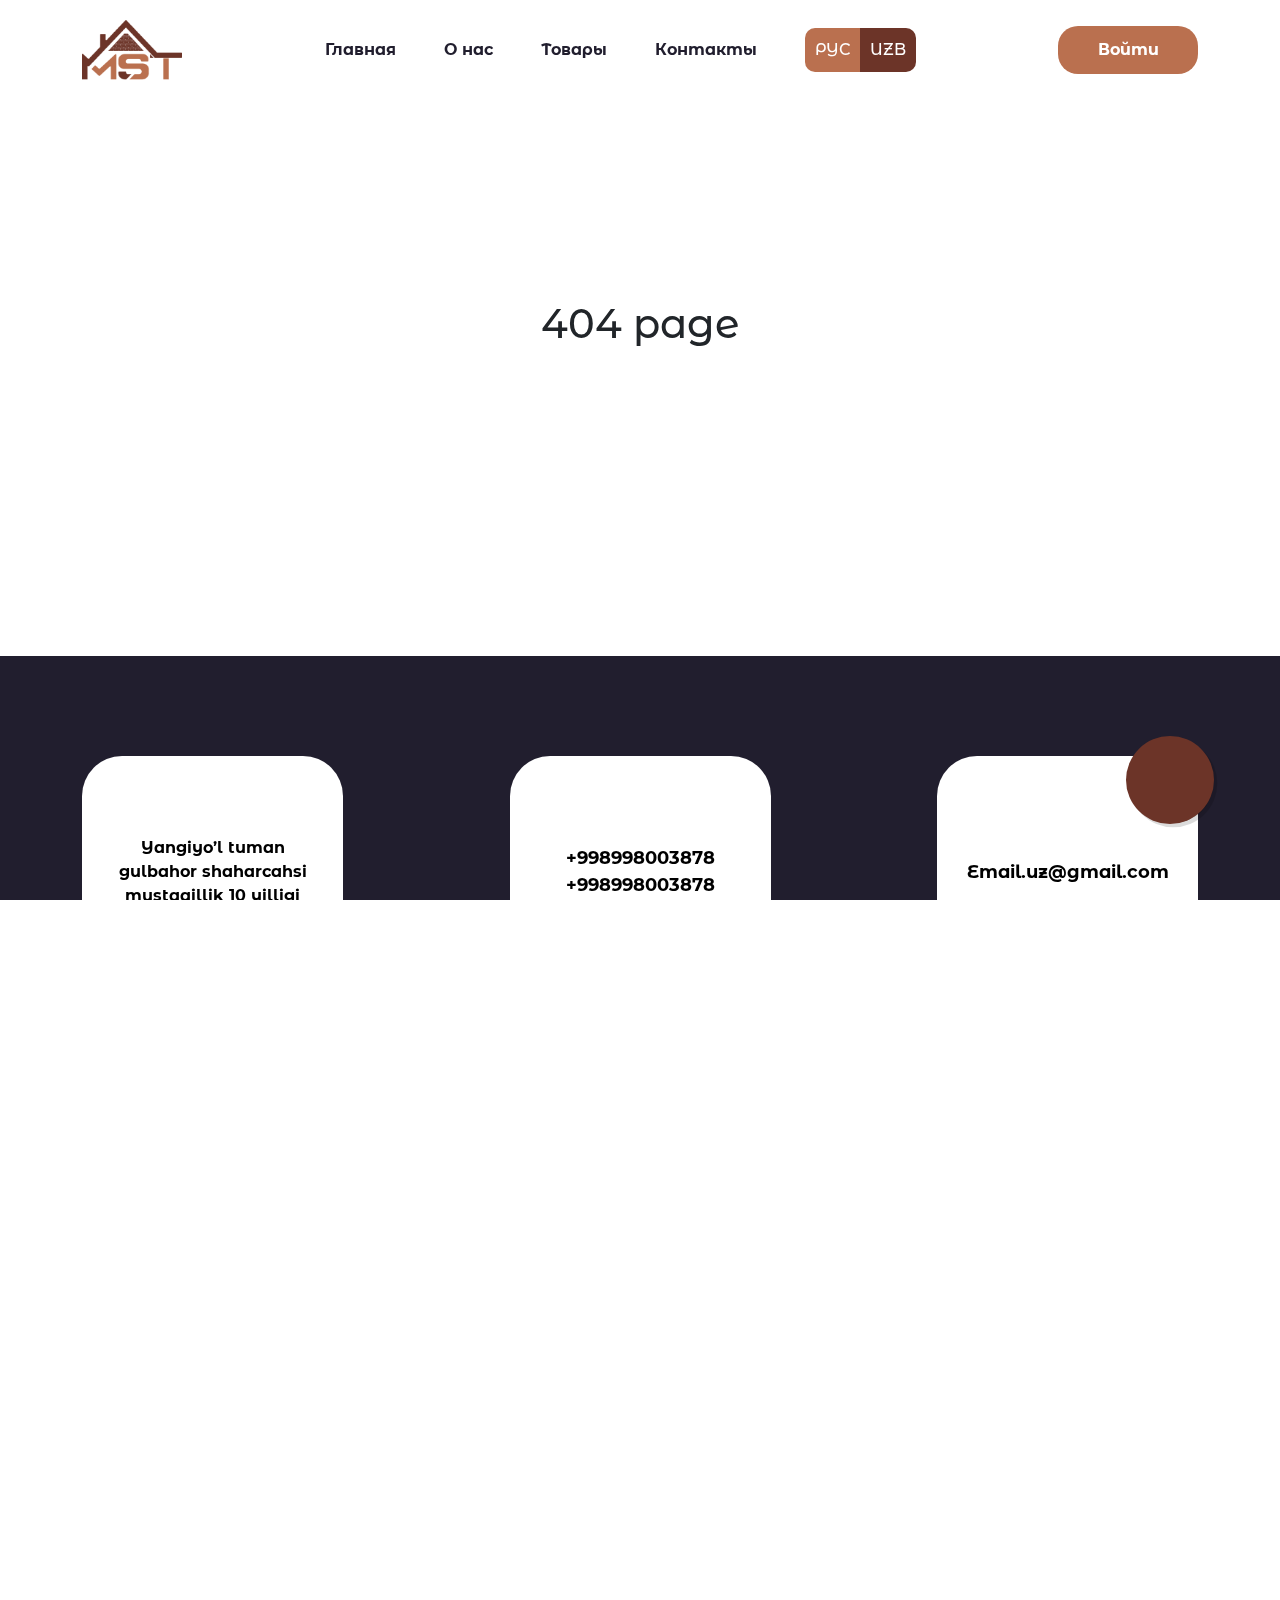
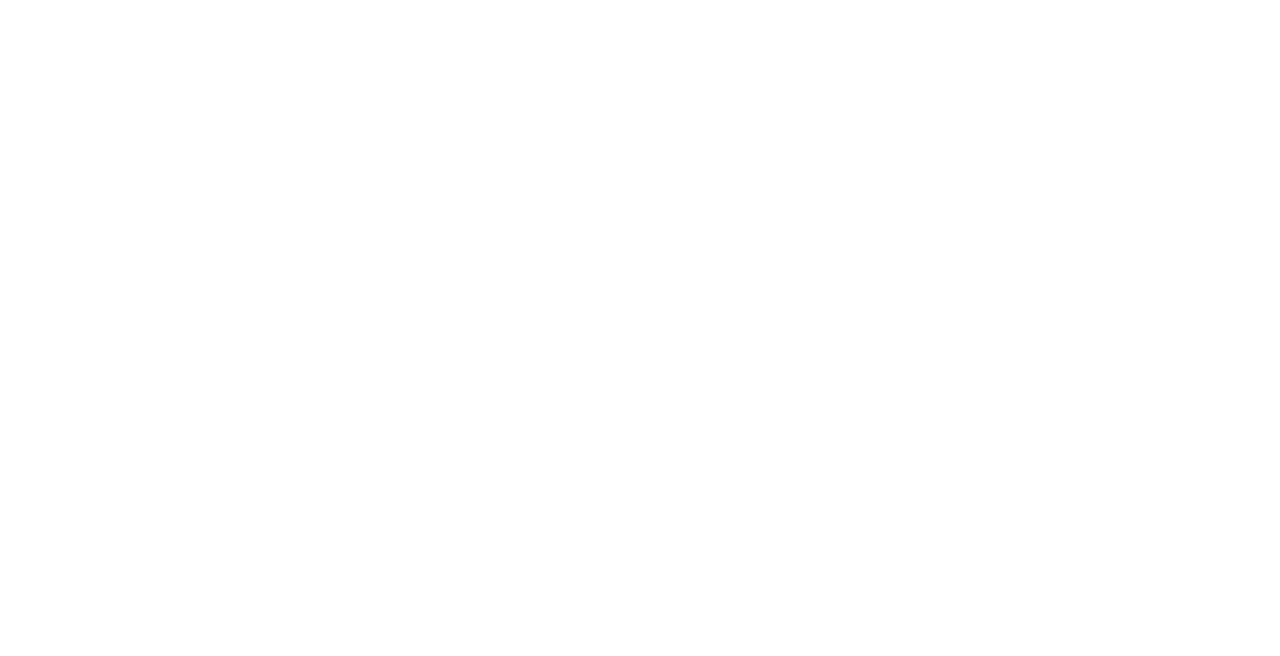
<file: contact.html>
<!DOCTYPE html>
<html lang="en">

<head>
    <meta charset="UTF-8">
    <meta name="viewport" content="width=device-width, initial-scale=1.0">
    <title>Murod Stone</title>
    <link rel="stylesheet" href="./css/contact.css">
    <link rel="stylesheet" href="./css/cdn.jsdelivr.net_npm_bootstrap@5.0.2_dist_css_bootstrap.css">
</head>

<body>

    <!-- ===== Header Start ===== -->
    
    <header>
        <nav class="nav d-flex fixed-top justify-content-between align-items-center">
            <div class="container d-flex justify-content-between align-items-center">
                <div>
                    <a href="index.html"><img class="Logo__default" src="./img/Logo__default.png" alt=""></a>
                </div>
    
                <ul id="mySidenav" class="list-unstyled sidenav align-items-center">
                    <a href="javascript:void(0)" class="closebtn" onclick="closeNav()">&times;</a>
                    <li class=""><a class="nav__link text-decoration-none me-5 active" href="index.html">Главная</a></li>
                    <li class=""><a class="nav__link text-decoration-none me-5" href="about.html">О нас</a></li>
                    <li class=""><a class="nav__link text-decoration-none me-5" href="materials.html">Товары</a></li>
                    <li class=""><a class="nav__link text-decoration-none" href="contact.html">Контакты</a></li>
                    
                    <div class="language ms-5 d-flex">
                        <a class="rus active text-decoration-none" href="">РУС</a>
                        <a class="uzb text-decoration-none" href="">UZB</a>
                    </div>
    
                </ul>
    
                
    
                <button>Войти</button>
                <span class="nav-btn" style="font-size:30px;cursor:pointer" onclick="openNav()">&#9776;</span>
    
            </div>
        </nav>
    </header>

    <div class="wrapper">
        <div class="content">
            <section class="fix">
                <h1 class="text-center">404 page</h1>
            </section>
            <!-- ===== Header End ===== -->
        
            <!-- ===== Footer Starts ===== -->
        
            <footer>
                <section class="footer__contact container">
                    <div class="footer__contact-block">
                        <div> <i class="fa-solid fa-location-dot fa-bounce fa-2xl"></i></div>
        
                        <p>
                            Yangiyo’l tuman gulbahor
                            shaharcahsi mustaqillik
                            10 yilligi
                        </p>
                    </div>
        
                    <div class="footer__contact-block">
                        <div> <i class="fa-solid fa-phone-volume fa-shake fa-2xl"></i></div>
        
                        <div>
                            <a class="text-decoration-none" href="tel:+998998003878">+998998003878</a>
                            <a class="text-decoration-none" href="tel:+998998003878">+998998003878</a>
                        </div>
                    </div>
        
                    <div class="footer__contact-block">
                        <div><i class="fa-solid fa-envelope fa-flip fa-2xl"></i></div>
        
                        <div><a class="text-decoration-none" href="email:Email.uz@gmail.com">Email.uz@gmail.com</a></div>
                    </div>
        
                </section>
        
                <section id="footer__form" class="footer__form container">
        
                    <div class="d-flex justify-content-evenly align-items-center flex-lg-row flex-column">
                        <form class="gs_reveal left" method="post" class="mb-5 mb-lg-0" action="">
        
                            <div class="d-flex justify-content-between">
                                <div class="form-floating me-2">
                                    <input type="text" name="name" class="form-control" id="floatingname"
                                        placeholder="Введите вашe Имя" required>
                                    <label class="" for="floatingname">Имя</label>
                                </div>
        
                                <div class="form-floating">
                                    <input type="text" name="last_name" class="form-control" id="floatingsurname"
                                        placeholder="Введите вашу Фамилию" required>
                                    <label class="" for="floatingsurname">Фамилия</label>
                                </div>
                            </div>
        
                            <div class="form-floating mb-3">
                                <input type="text" name="user_phone" class="form-control" id="floatingInput"
                                    placeholder="Введите ваш номер" required>
                                <label class="" for="floatingInput">Введите ваш номер</label>
                            </div>
        
                            <textarea name="user_text" class="form-control" id="" cols="50" placeholder="Коментарии"
                                rows="5"></textarea>
        
                            <button class="w-100 mt-5 btn btn-lg" type="submit">Отправить</button>
        
                        </form>
        
                        <div class="gs_reveal right">
                            <iframe
                                src="https://www.google.com/maps/embed?pb=!1m14!1m12!1m3!1d96231.36521882167!2d69.0537050494868!3d41.08581750045014!2m3!1f0!2f0!3f0!3m2!1i1024!2i768!4f13.1!5e0!3m2!1sru!2s!4v1690449561705!5m2!1sru!2s"
                                width="600" height="450" style="border:0;" allowfullscreen="" loading="lazy"
                                referrerpolicy="no-referrer-when-downgrade"></iframe>
                        </div>
                    </div>
                </section>
        
                <section class="footer__bottom container">
        
                    <div class="gs_reveal left">
                        <img src="./img/logo__big.png" alt="">
                    </div>
        
                    <ul class="gs_reveal">
                        <li class="footer__link list-unstyled"><a class="text-decoration-none" href="">Главная</a></li>
                        <li class="footer__link list-unstyled"><a class="text-decoration-none" href="">О нас</a></li>
                        <li class="footer__link list-unstyled"><a class="text-decoration-none" href="">Товары</a></li>
                        <li class="footer__link list-unstyled"><a class="text-decoration-none" href="">Контакты</a></li>
                    </ul>
        
                    <div class="d-flex align-items-center justify-content-between flex-column gs_reveal right">
                        <h3>СОЦИАЛЬНЫЕ СЕТИ</h3>
        
                        <div class="d-flex justify-content-evenly mt-5">
                            <a class="me-5" href=""><i class="fa-brands fa-telegram fa-2xl"></i></a>
                            <a class="me-5" href=""><i class="fa-brands fa-instagram fa-2xl"></i></a>
                            <a href=""><i class="fa-sharp fa-regular fa-envelope fa-2xl"></i></a>
                        </div>
         
                    </div>
        
        
                </section>
        
        
                <div class="rights">
                    <a class="text-white" href="#"><i class="scroll__up fa-solid fa-arrow-up"></i></a>
                    <div class="container d-lg-flex justify-content-lg-between text-center mt-5 mt-lg-0 align-items-center">
                        <p class="text-white">© Разработано компании <a class="text-white" href="">ZAFFA</a></p>
                        <p class="text-white">Все права защищены © OOO "Murad Stone" 2023</p>
                    </div>
                </div>
        
            </footer>
        
            <!-- ===== Footer End ===== -->
        
        </div>
    </div>

    <div class="menu">
        <input type="checkbox" href="#" class="menu-open" name="menu-open" id="menu-open"/>
        <label class="menu-open-button" for="menu-open">
            <i class="fa-solid fa-headphones-simple fa-xl operator"></i>
            <span class="lines line-1"></span>
            <span class="lines line-2"></span>
            <span class="lines line-3"></span>
        </label>

        <a href="#" class="menu-item instagram"> <i class="fa-brands fa-instagram fa-xl"></i></a>
        <a href="#" class="menu-item telegram"> <i class="fa-brands fa-telegram fa-xl"></i> </a>
        <a href="#" class="menu-item phone"> <i class="fa-solid fa-phone fa-lg"></i></a>
    </div>


    <!-- ===== Aside social media ===== -->

    <!-- <div id="aside__social" class="sidenav">
        <a href="" id="about">Telegram <i class="fa-brands fa-telegram fa-2xl"></i></a>
        <a href="" id="blog">Instagram <i class="fa-brands fa-instagram fa-2xl"></i></a>
        <a href="" id="projects">YouTube <i class="fa-brands fa-youtube fa-xl"></i></a>
        
    
    </div> -->

    <!-- ===== Aside social media ===== -->

    <!-- Call me -->

    <!-- <section class="call-buton">
        <a class="cc-calto-action-ripple" href="tel:+998998003878"><i class="fa-sharp fa-solid fa-phone-volume fa-shake"></i>
           
        </a>
    </section> -->

    <!-- JS -->

    <script src="./script/main.js"></script>

    <!--=== Bootstap ==== -->
    <script src="./script/cdn.jsdelivr.net_npm_bootstrap@5.3.0_dist_js_bootstrap.bundle.min.js"></script>

    <!-- fontawesome -->
    <script src="./script/kit.fontawesome.com_a926edd2bc.js"></script>

    <!-- Gsap -->
    <script src="./script/ScrollSmoother.min.js"></script>
    <script src="./gsap/cdnjs.cloudflare.com_ajax_libs_gsap_3.12.2_gsap.min.js"></script>
    <script src="./gsap/cdnjs.cloudflare.com_ajax_libs_gsap_3.12.2_ScrollTrigger.min.js"></script>
    <script src="./gsap/gsap.js"></script>

</body>

</html>
</file>
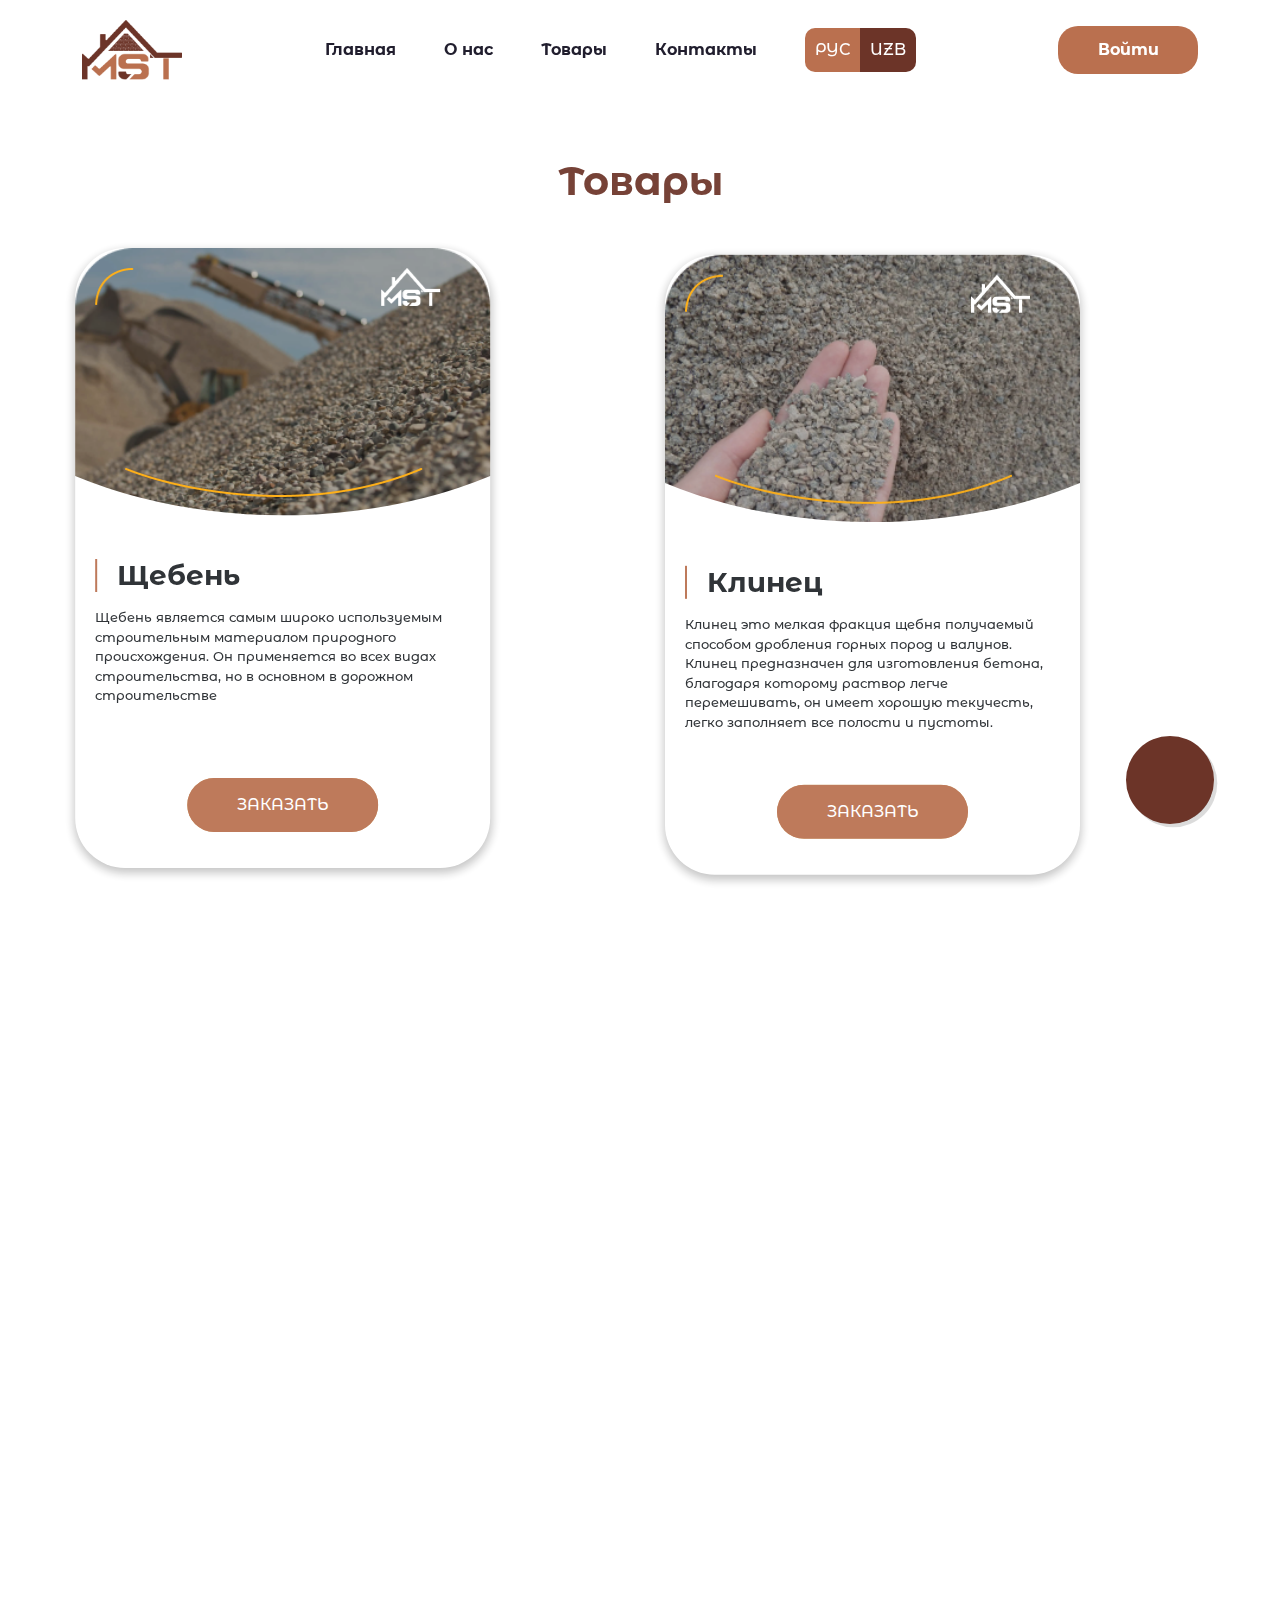
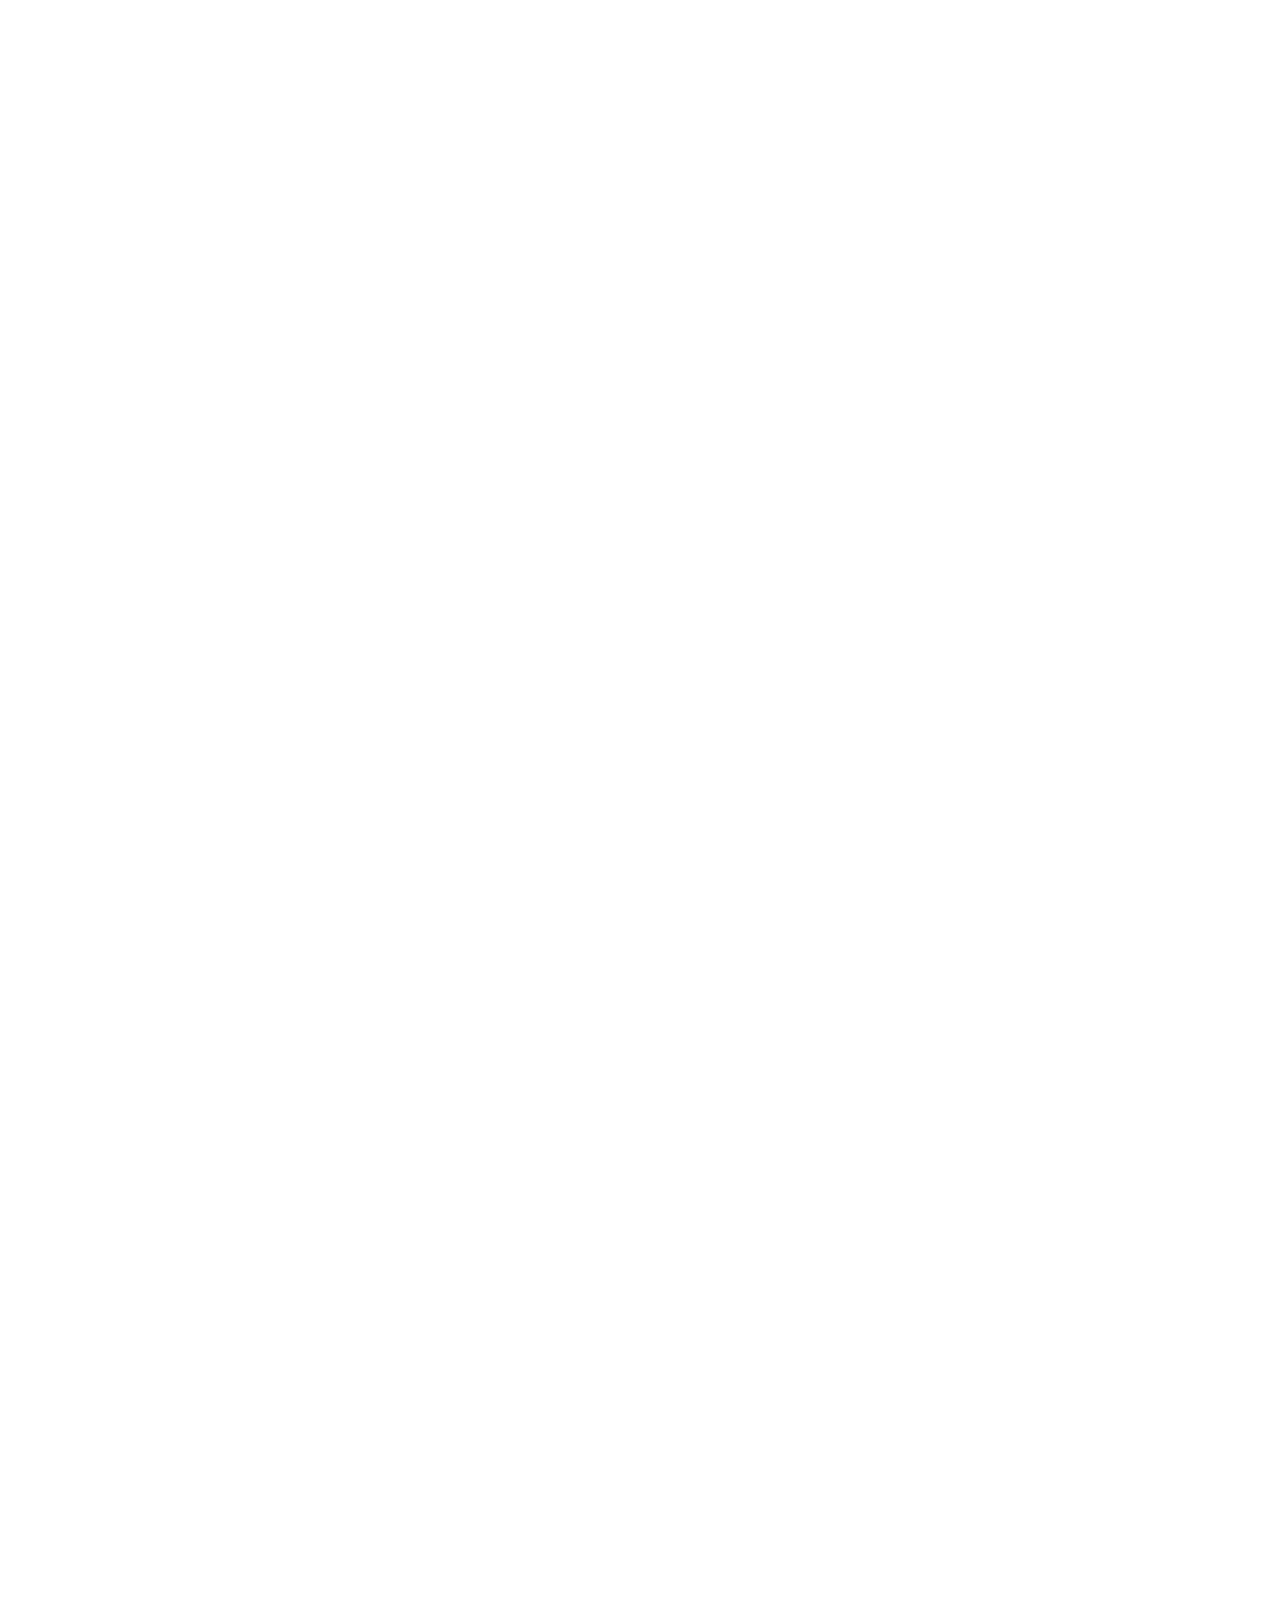
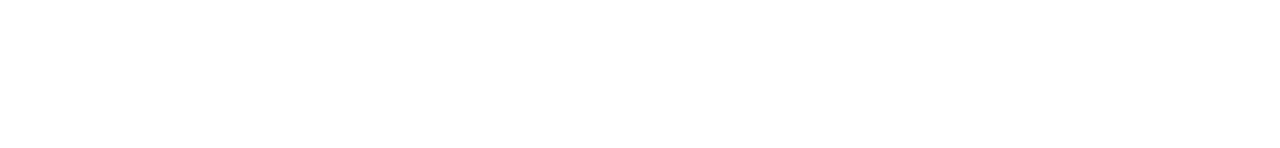
<file: materials.html>
<!DOCTYPE html>
<html lang="en">

<head>
    <meta charset="UTF-8">
    <meta name="viewport" content="width=device-width, initial-scale=1.0">
    <title>Murod Stone</title>
    <link rel="stylesheet" href="./css/materials.css">
    <link rel="stylesheet" href="./css/cdn.jsdelivr.net_npm_bootstrap@5.0.2_dist_css_bootstrap.css">
</head>

<body>

    <!-- ===== Header Start ===== -->

    <header id="header">
        <nav class="nav d-flex fixed-top justify-content-between align-items-center">
            <div class="container d-flex justify-content-between align-items-center">
                <div>
                    <a href="index.html">
                        <img class="Logo__default" src="./img/Logo__default.png" alt="">
                    </a>
                </div>

                <ul id="mySidenav" class="list-unstyled sidenav align-items-center">
                    <a href="javascript:void(0)" class="closebtn" onclick="closeNav()">&times;</a>
                    <li class=""><a class="nav__link text-decoration-none me-5 active" href="index.html">Главная</a>
                    </li>
                    <li class=""><a class="nav__link text-decoration-none me-5" href="about.html">О нас</a></li>
                    <li class=""><a class="nav__link text-decoration-none me-5" href="materials.html">Товары</a></li>
                    <li class=""><a class="nav__link text-decoration-none" href="contact.html">Контакты</a></li>

                    <div class="language ms-5 d-flex">
                        <a class="rus active text-decoration-none" href="">РУС</a>
                        <a class="uzb text-decoration-none" href="">UZB</a>
                    </div>

                </ul>



                <button>Войти</button>
                <span class="nav-btn" style="font-size:30px;cursor:pointer" onclick="openNav()">&#9776;</span>

            </div>
        </nav>



        </div>

    </header>

    <!-- ===== Header End ===== -->

    <div class="wrapper">
        <div class="content">
            <!-- ===== Main Starts ===== -->
            <main>

                <!-- ====== Section Materials Starts ========= -->
               
                

                <section class="materials container">

                    <h1 class="gs_reveal">Товары</h1>
                    <div class="materials__content">

                        <div class="materials__content-block gs_reveal left">

                            <div class="materials__img">
                                <img class="materials__image" src="./img/materials__content-img.png" alt="">
                                <img class="materials__img-logo" src="./img/materials__img-logo.png" alt="">
                                <img class="materials__img-top" src="./img/materials__img-top.png" alt="">
                                <img class="materials__img-bottom" src="./img/materials__img-bottom.png" alt="">
                            </div>

                            <div class="materials__content-title">
                                <h3>
                                    Щебень
                                </h3>

                                <p class="mt-3">
                                    Щебень является самым широко
                                    используемым строительным
                                    материалом природного
                                    происхождения. Он применяется
                                    во всех видах строительства, но в
                                    основном в дорожном
                                    строительстве
                                </p>


                            </div>

                            <div class="button"><a href="#" class="btn btn-white btn-animate">Заказать</a></div>

                        </div>

                        <div class="materials__content-block gs_reveal">

                            <div class="materials__img">
                                <img class="materials__image" src="./img/materials__content-img2.png" alt="">
                                <img class="materials__img-logo" src="./img/materials__img-logo.png" alt="">
                                <img class="materials__img-top" src="./img/materials__img-top.png" alt="">
                                <img class="materials__img-bottom" src="./img/materials__img-bottom.png" alt="">
                            </div>

                            <div class="materials__content-title">
                                <h3>
                                    Клинец
                                </h3>

                                <p class="mt-3">
                                    Клинец это мелкая фракция щебня
                                    получаемый способом дробления
                                    горных пород и валунов. Клинец
                                    предназначен для изготовления
                                    бетона, благодаря которому раствор
                                    легче перемешивать, он имеет
                                    хорошую текучесть, легко заполняет
                                    все полости и пустоты.
                                </p>

                            </div>

                            <div class="button"><a href="#" class="btn btn-white btn-animate">Заказать</a></div>
                        </div>

                        <div class="materials__content-block gs_reveal right">

                            <div class="materials__img ">
                                <img class="materials__image" src="./img/materials__content-img3.png" alt="">
                                <img class="materials__img-logo" src="./img/materials__img-logo.png" alt="">
                                <img class="materials__img-top" src="./img/materials__img-top.png" alt="">
                                <img class="materials__img-bottom" src="./img/materials__img-bottom.png" alt="">
                            </div>

                            <div class="materials__content-title">
                                <h3>
                                    Песок
                                </h3>

                                <p class="mt-3 pesok">
                                    Широко используется в составе
                                    строительных материалов, для намывки
                                    участков под строительство, для
                                    пескоструйной обработки, при
                                    возведении дорог, насыпей, в жилищном
                                    строительстве для обратной засыпки,
                                    при благоустройстве дворовых
                                    территорий, при производстве раствора
                                    для кладки, штукатурных и
                                    фундаментных работ
                                </p>

                            </div>

                            <div class="button"><a href="#" class="btn btn-white btn-animate">Заказать</a></div>


                        </div>

                    </div>
                </section>
                <!-- ====== Section Materials End ========= -->

            </main>

            <!-- ===== Main End ===== -->

            <!-- ===== Footer Starts ===== -->

            <footer>
                <section class="footer__contact container">
                    <div class="footer__contact-block">
                        <div> <i class="fa-solid fa-location-dot fa-bounce fa-2xl"></i></div>

                        <p>
                            Yangiyo’l tuman gulbahor
                            shaharcahsi mustaqillik
                            10 yilligi
                        </p>
                    </div>

                    <div class="footer__contact-block">
                        <div> <i class="fa-solid fa-phone-volume fa-shake fa-2xl"></i></div>

                        <div>
                            <a class="text-decoration-none" href="tel:+998998003878">+998998003878</a>
                            <a class="text-decoration-none" href="tel:+998998003878">+998998003878</a>
                        </div>
                    </div>

                    <div class="footer__contact-block">
                        <div><i class="fa-solid fa-envelope fa-flip fa-2xl"></i></div>

                        <div><a class="text-decoration-none" href="email:Email.uz@gmail.com">Email.uz@gmail.com</a>
                        </div>
                    </div>

                </section>

                <section id="footer__form" class="footer__form container">

                    <div class="d-flex justify-content-evenly align-items-center flex-lg-row flex-column">
                        <form class="gs_reveal left" method="post" class="mb-5 mb-lg-0" action="">

                            <div class="d-flex justify-content-between">
                                <div class="form-floating me-2">
                                    <input type="text" name="name" class="form-control" id="floatingname"
                                        placeholder="Введите вашe Имя" required>
                                    <label class="" for="floatingname">Имя</label>
                                </div>

                                <div class="form-floating">
                                    <input type="text" name="last_name" class="form-control" id="floatingsurname"
                                        placeholder="Введите вашу Фамилию" required>
                                    <label class="" for="floatingsurname">Фамилия</label>
                                </div>
                            </div>

                            <div class="form-floating mb-3">
                                <input type="text" name="user_phone" class="form-control" id="floatingInput"
                                    placeholder="Введите ваш номер" required>
                                <label class="" for="floatingInput">Введите ваш номер</label>
                            </div>

                            <textarea name="user_text" class="form-control" id="" cols="50" placeholder="Коментарии"
                                rows="5"></textarea>

                            <button class="w-100 mt-5 btn btn-lg" type="submit">Отправить</button>

                        </form>

                        <div class="gs_reveal right">
                            <iframe
                                src="https://www.google.com/maps/embed?pb=!1m14!1m12!1m3!1d96231.36521882167!2d69.0537050494868!3d41.08581750045014!2m3!1f0!2f0!3f0!3m2!1i1024!2i768!4f13.1!5e0!3m2!1sru!2s!4v1690449561705!5m2!1sru!2s"
                                width="600" height="450" style="border:0;" allowfullscreen="" loading="lazy"
                                referrerpolicy="no-referrer-when-downgrade"></iframe>
                        </div>
                    </div>
                </section>

                <section class="footer__bottom container">

                    <div class="gs_reveal left">
                        <img src="./img/logo__big.png" alt="">
                    </div>

                    <ul class="gs_reveal">
                        <li class="footer__link list-unstyled"><a class="text-decoration-none" href="">Главная</a></li>
                        <li class="footer__link list-unstyled"><a class="text-decoration-none" href="">О нас</a></li>
                        <li class="footer__link list-unstyled"><a class="text-decoration-none" href="">Товары</a></li>
                        <li class="footer__link list-unstyled"><a class="text-decoration-none" href="">Контакты</a></li>
                    </ul>

                    <div class="d-flex align-items-center justify-content-between flex-column gs_reveal right">
                        <h3>СОЦИАЛЬНЫЕ СЕТИ</h3>

                        <div class="d-flex justify-content-evenly mt-5">
                            <a class="me-5" href=""><i class="fa-brands fa-telegram fa-2xl"></i></a>
                            <a class="me-5" href=""><i class="fa-brands fa-instagram fa-2xl"></i></a>
                            <a href=""><i class="fa-sharp fa-regular fa-envelope fa-2xl"></i></a>
                        </div>

                    </div>


                </section>

                <div class="rights">
                    <a class="text-white" href="#"><i class="scroll__up fa-solid fa-arrow-up"></i></a>
                    <div class="container d-lg-flex justify-content-lg-between text-center mt-5 mt-lg-0 align-items-center">
                        <p class="text-white">© Разработано компании <a class="text-white" href="">ZAFFA</a></p>
                        <p class="text-white">Все права защищены © OOO "Murad Stone" 2023</p>
                    </div>
                </div>

                

                
            </footer>


        </div>
    </div>

    <!-- ===== Footer End ===== -->

    <!-- ===== Aside social media ===== -->
    <!-- <div id="aside__social" class="sidenav">
        <a href="" id="about">Telegram <i class="fa-brands fa-telegram fa-2xl"></i></a>
        <a href="" id="blog">Instagram <i class="fa-brands fa-instagram fa-2xl"></i></a>
        <a href="" id="projects">YouTube <i class="fa-brands fa-youtube fa-xl"></i></a>

    </div> -->
    <!-- ===== Aside social media ===== -->



    <div class="menu">
        <input type="checkbox" href="#" class="menu-open" name="menu-open" id="menu-open" />
        <label class="menu-open-button" for="menu-open">
            <i class="fa-solid fa-headphones-simple fa-xl operator"></i>
            <span class="lines line-1"></span>
            <span class="lines line-2"></span>
            <span class="lines line-3"></span>
        </label>

        <a href="#" class="menu-item instagram"> <i class="fa-brands fa-instagram fa-xl"></i></a>
        <a href="#" class="menu-item telegram"> <i class="fa-brands fa-telegram fa-xl"></i> </a>
        <a href="#" class="menu-item phone"> <i class="fa-solid fa-phone fa-lg"></i></a>
    </div>



    <!-- Call me -->

    <!-- <section class="call-buton">
        <a class="cc-calto-action-ripple" href="tel:+998998003878"><i
                class="fa-sharp fa-solid fa-phone-volume fa-shake"></i>

        </a>
    </section> -->

    <!-- JS -->

    <script src="./script/main.js"></script>

    <!--=== Bootstap ==== -->
    <script src="./script/cdn.jsdelivr.net_npm_bootstrap@5.3.0_dist_js_bootstrap.bundle.min.js"></script>

    <!-- fontawesome -->
    <script src="./script/kit.fontawesome.com_a926edd2bc.js"></script>


    <!-- Gsap -->
    <script src="./script/ScrollSmoother.min.js"></script>
    <script src="./gsap/cdnjs.cloudflare.com_ajax_libs_gsap_3.12.2_gsap.min.js"></script>
    <script src="./gsap/cdnjs.cloudflare.com_ajax_libs_gsap_3.12.2_ScrollTrigger.min.js"></script>
    <script src="./gsap/gsap.js"></script>


</body>

</html>
</file>
<file: css/style.css>
@import url(./font.css);
* {
  padding: 0;
  margin: 0;
  box-sizing: border-box;
  font-family: "Montserrat Alternates";
}

nav.sticky {
  background-color: rgb(255, 255, 255);
  padding: 10px !important;
  padding-top: 5px !important;
  margin-top: 0px;
  transition: 0.2s linear;
}

.nav {
  margin-top: 20px;
  transition: 0.2s linear;
}
@media (max-width: 991px) {
  .nav {
    justify-content: space-evenly !important;
  }
}
.nav ul {
  display: flex !important;
}
@media (max-width: 991px) {
  .nav ul {
    display: block !important;
  }
}
.nav .rus {
  background-color: rgb(186, 112, 79);
  padding: 10px;
  color: white !important;
  border-top-left-radius: 10px;
  border-bottom-left-radius: 10px;
}
.nav .uzb {
  background-color: rgb(108, 52, 40);
  padding: 10px;
  color: white !important;
  border-top-right-radius: 10px;
  border-bottom-right-radius: 10px;
}
.nav .Logo__default {
  width: 100px;
  height: 60px;
}
.nav nav.sticky {
  background-color: rgba(0, 0, 0, 0.842);
  padding: 0 !important;
  padding-top: 5px !important;
  margin-top: 0px;
  transition: 0.2s linear;
}
.nav .nav__link {
  color: #211E2E !important;
  font-weight: 700;
  transition: 0.2s linear;
  position: relative;
}
.nav .nav__link:after {
  content: "";
  position: absolute;
  width: 100%;
  transform: scaleX(0);
  height: 3px;
  bottom: -2px;
  left: 0;
  background-color: #63370e;
  transform-origin: bottom right;
  transition: transform 0.25s ease-out;
}
.nav .nav__link:hover:after {
  transform: scaleX(1);
  transform-origin: bottom left;
}
.nav button {
  width: 140px;
  height: 48px;
  border: none;
  border-radius: 20px;
  font-weight: 700;
  color: white;
  background: rgb(186, 112, 79);
  transition: 0.3s linear;
}
@media (max-width: 991px) {
  .nav button {
    width: 100px;
  }
}
.nav button:hover {
  color: black;
  background: rgb(255, 255, 255);
  transition: 0.3s linear;
}

.nav-btn {
  display: none;
}
@media (max-width: 991px) {
  .nav-btn {
    display: flex;
  }
}

.closebtn {
  display: none;
}

@media (max-width: 991px) {
  .sidenav {
    height: 100%;
    width: 0;
    position: fixed;
    z-index: 1;
    top: 0;
    left: 0;
    background-color: #ffffff;
    overflow-x: hidden;
    transition: 0.5s;
    padding-top: 60px;
  }
  .sidenav a {
    padding: 8px 8px 8px 32px;
    text-decoration: none;
    font-size: 20px;
    color: #818181;
    display: block;
    transition: 0.3s;
  }
  .uzb,
  .rus {
    font-size: 15px !important;
  }
  .sidenav .closebtn {
    display: flex;
    position: absolute;
    top: 0;
    right: 25px;
    font-size: 36px;
    margin-left: 50px;
  }
}
@media screen and (max-width: 991px) and (max-height: 450px) {
  .sidenav {
    padding-top: 15px;
  }
  .sidenav a {
    font-size: 18px;
  }
}
.main__content {
  display: flex;
  justify-content: space-between;
  align-items: center;
  padding: 30px;
  padding-top: 150px;
}
@media (max-width: 1199px) {
  .main__content-img {
    width: 460px;
  }
}
@media (max-width: 1225px) {
  .main__content {
    flex-direction: column;
    margin-top: 30px;
  }
  .main__content-img {
    width: 420px;
    height: 500px;
  }
}
@media (max-width: 520px) {
  .main__content-img {
    width: 320px !important;
    height: 430px !important;
  }
}
.main__content-block {
  position: relative;
}
.main__content-block-bg {
  z-index: -1;
  position: absolute;
  top: 100px;
  left: 50px;
}
@media (max-width: 991px) {
  .main__content-block-bg {
    display: none;
  }
}
.main__content-block h1 {
  color: #211E2E;
  font-weight: 700;
}
.main__content-block span {
  color: rgb(186, 112, 79);
}
.main__content-block button {
  z-index: 1;
  width: 100%;
  background-color: rgb(186, 112, 79);
  padding: 15px;
  border-radius: 15px;
  border: none;
  color: white;
  transition: 0.3s linear;
  font-weight: 700;
}
.main__content-block button:hover {
  color: black;
  background-color: white;
  transition: 0.3s linear;
}

.main__contact {
  display: grid;
  grid-template-columns: repeat(3, 1fr);
  grid-auto-rows: minmax(200px, auto);
  grid-gap: 10px;
  margin-top: 100px;
  place-items: center;
  background: linear-gradient(210.53deg, #6C3428 11.61%, #BA704F 69.72%);
  color: white;
  border-radius: 90px;
  position: relative;
}
@media (max-width: 1200px) {
  .main__contact {
    display: none;
  }
}
.main__contact i {
  color: white;
  font-size: 50px;
}

.about {
  margin-top: 150px;
  display: flex;
  justify-content: space-evenly;
  position: relative;
}
@media (max-width: 1200px) {
  .about {
    margin-top: 100px;
    flex-direction: column-reverse;
    align-items: center;
  }
  .about img {
    margin-top: 70px;
  }
}
@media (max-width: 1200px) and (max-width: 520px) {
  .about img {
    max-width: 100%;
  }
}
@media (max-width: 1200px) and (max-width: 460px) {
  .about img {
    width: 420px !important;
  }
}
@media (max-width: 1200px) {
  .about__bg {
    display: none;
  }
}
.about__bg {
  position: absolute;
  left: 90px;
  bottom: -70px;
  z-index: -1;
  width: 90%;
}
.about p {
  font-weight: 500;
  color: rgb(108, 52, 40);
}
@media (max-width: 460px) {
  .about p {
    font-size: 12px;
  }
}
.about h1 {
  color: rgb(108, 52, 40);
  border-left: 2px solid rgb(186, 112, 79);
  padding-left: 20px;
  font-weight: 700;
}

.materials {
  margin-top: 200px;
}
.materials h1 {
  color: rgb(108, 52, 40);
  text-align: center;
  font-weight: 700;
  margin-bottom: 50px;
}
.materials__image {
  -webkit-clip-path: ellipse(90% 80% at 50% 12%);
          clip-path: ellipse(90% 80% at 50% 12%);
  width: 100%;
}
.materials__img {
  position: relative;
}
.materials__img-top {
  position: absolute;
  left: 20px;
  top: 20px;
}
.materials__img-logo {
  position: absolute;
  right: 50px;
  top: 20px;
}
.materials__img-bottom {
  position: absolute;
  top: 220px;
  left: 50px;
}
@media (max-width: 480px) {
  .materials__img-bottom {
    top: 166px;
    left: 0px;
  }
}
.materials__content {
  display: grid;
  grid-template-columns: repeat(3, 1fr);
  grid-auto-rows: minmax(200px, auto);
  grid-gap: 50px;
}
@media (max-width: 1420px) {
  .materials__content {
    grid-template-columns: repeat(2, 1fr);
    grid-gap: 50px;
  }
}
@media (max-width: 991px) {
  .materials__content {
    grid-template-columns: repeat(1, 1fr);
    place-items: center;
  }
}
.materials__content-block {
  box-shadow: 0px 4px 10px 1px rgba(0, 0, 0, 0.2509803922);
  border-radius: 50px;
  width: 415px;
  height: 620px;
}
.materials__content-block .button {
  display: flex;
  justify-content: center;
}
.materials__content-block p {
  font-size: 13px;
  height: 150px;
}
.materials__content-block .pesok {
  font-size: 12px;
}
@media (max-width: 480px) {
  .materials__content-block {
    width: 300px;
    height: 550px;
  }
  .materials__content-block .pesok {
    font-size: 11px;
  }
  .materials__content-block a {
    margin-top: 15px;
  }
}
.materials__content-block .btn:link,
.materials__content-block .btn:visited {
  text-transform: uppercase;
  text-decoration: none;
  padding: 15px 50px;
  display: inline-block;
  border-radius: 100px;
  transition: all 0.2s;
  position: absolute;
}
.materials__content-block .btn:hover {
  transform: translateY(-3px);
  box-shadow: 0 10px 20px rgba(0, 0, 0, 0.2);
}
.materials__content-block .btn:active {
  transform: translateY(-1px);
  box-shadow: 0 5px 10px rgba(0, 0, 0, 0.2);
}
.materials__content-block .btn-white {
  background-color: rgb(186, 112, 79);
  color: #ffffff;
}
.materials__content-block .btn::after {
  content: "";
  display: inline-block;
  height: 100%;
  width: 100%;
  border-radius: 100px;
  position: absolute;
  top: 0;
  left: 0;
  z-index: -1;
  transition: all 0.4s;
}
.materials__content-block .btn-white::after {
  background-color: #cfa368;
}
.materials__content-block .btn:hover::after {
  transform: scaleX(1.4) scaleY(1.6);
  opacity: 0;
}
.materials__content-block .btn-animated {
  animation: moveInBottom 5s ease-out;
  animation-fill-mode: backwards;
}
@keyframes moveInBottom {
  0% {
    opacity: 0;
    transform: translateY(30px);
  }
  100% {
    opacity: 1;
    transform: translateY(0px);
  }
}
.materials__content-title {
  padding: 20px;
}
.materials__content h3 {
  font-weight: 700;
  border-left: 2px solid rgb(186, 112, 79);
  padding-left: 20px;
  font-weight: 700;
}

.excellence {
  margin-top: 200px;
}
.excellence__title {
  display: flex;
  justify-content: space-between;
  align-items: center;
}
.excellence__title h1 {
  width: 30%;
  color: rgb(108, 52, 40);
}
@media (max-width: 374px) {
  .excellence__title h1 {
    width: 70% !important;
  }
}
.excellence__title p {
  color: rgb(108, 52, 40);
  width: 40%;
}
@media (max-width: 1200px) {
  .excellence__title {
    flex-direction: column;
    align-items: center;
  }
  .excellence__title h1 {
    width: auto;
  }
  .excellence__title p {
    width: auto;
  }
}
.excellence .arrow__right {
  display: flex;
}
@media (max-width: 1200px) {
  .excellence .arrow__right {
    display: none;
  }
}
.excellence .arrow__bottom {
  display: none;
}
@media (max-width: 1200px) {
  .excellence .arrow__bottom {
    display: flex;
    margin-top: 50px;
    margin-bottom: 50px;
  }
}
.excellence__content {
  margin-top: 100px;
  display: grid;
  grid-template-columns: repeat(4, 1fr);
  grid-gap: 150px;
  grid-auto-rows: minmax(200px, auto);
  position: relative;
  flex-wrap: wrap;
  color: rgb(108, 52, 40);
}
@media (max-width: 1400px) {
  .excellence__content {
    grid-template-columns: repeat(2, 1fr);
    grid-gap: 30px;
    place-items: center;
  }
  .excellence__content .quality {
    width: 75%;
  }
}
@media (max-width: 500px) {
  .excellence__content {
    grid-template-columns: repeat(1, 1fr);
  }
}
.excellence__content-line {
  width: 100%;
  position: absolute;
  z-index: -1;
}
@media (max-width: 1400px) {
  .excellence__content-line {
    top: 50px;
  }
}
.excellence__content-line2 {
  width: 100%;
  position: absolute;
  z-index: -1;
}
@media (max-width: 1400px) {
  .excellence__content-line2 {
    bottom: 70px;
  }
}
@media (max-width: 991px) {
  .excellence__content-line2 {
    bottom: 100px;
  }
}
@media (max-width: 767px) {
  .excellence__content-line2 {
    bottom: 120px;
  }
}
.excellence__content-line3 {
  display: none;
  width: 100%;
  position: absolute;
  z-index: -1;
}
@media (max-width: 500px) {
  .excellence__content-line3 {
    display: flex;
    top: 320px;
  }
}
.excellence__content-line4 {
  display: none;
  width: 100%;
  position: absolute;
  z-index: -1;
}
@media (max-width: 500px) {
  .excellence__content-line4 {
    display: flex;
    bottom: 300px;
  }
}
.excellence__content-circle {
  z-index: 1;
  display: flex;
  justify-content: center;
  align-items: center;
  border: 10px solid rgba(51, 50, 50, 0.856);
  width: 165px;
  height: 165px;
  border-radius: 50%;
  background: linear-gradient(251.27deg, #6C3428 12.87%, #BA704F 89.33%);
}
.excellence__content h1 {
  color: white;
  font-size: 50px;
  font-weight: 700;
}

footer {
  margin-top: 200px;
  background: #211E2E;
}
footer .footer__contact {
  display: flex;
  justify-content: space-between;
  align-items: center;
}
@media (max-width: 991px) {
  footer .footer__contact {
    flex-direction: column;
  }
}
footer .footer__contact-block {
  display: flex;
  justify-content: center;
  align-items: center;
  flex-direction: column;
  padding: 30px;
  margin-top: 100px;
  background-color: white;
  width: 261px;
  height: 232px;
  border-radius: 40px;
  color: black;
  font-weight: 700;
  text-align: center;
}
footer .footer__contact-block a {
  color: black;
  font-size: 18px;
}
footer .footer__contact-block i {
  color: rgb(186, 112, 79);
  font-size: 50px;
  margin-bottom: 50px;
}
footer .footer__form {
  margin-top: 200px;
}
footer .footer__form form {
  margin-right: 15px;
}
footer .footer__form iframe {
  width: 505px;
  height: 466px;
  border-radius: 20px;
  border: 2px solid rgb(186, 112, 79) !important;
}
@media (max-width: 991px) {
  footer .footer__form iframe {
    margin-top: 50px;
  }
}
@media (max-width: 524px) {
  footer .footer__form iframe {
    width: 460px;
  }
}
@media (max-width: 460px) {
  footer .footer__form iframe {
    width: 400px;
  }
}
@media (max-width: 410px) {
  footer .footer__form iframe {
    width: 320px;
  }
}
footer input[type=text],
footer input[type=password],
footer input[type=tel] {
  width: 100% !important;
  border-radius: 5px;
  padding: 15px;
  margin: 5px 0 22px 0;
  display: inline-block;
  border: 2px solid rgb(254, 112, 8);
  background: none;
}
footer label {
  color: #6c757d !important;
}
footer .form-control {
  border-radius: 5px;
  border: 2px solid rgb(254, 112, 8);
  background: none;
}
footer option:first {
  opacity: 0.5;
}
footer input[type=text]:focus,
footer input[type=tel],
footer input[type=password]:focus {
  background-color: #ddd;
  outline: none;
}
footer button {
  color: white !important;
  background: rgb(108, 52, 40);
  border-radius: 10px !important;
  border: none;
  padding: 10px !important;
  transition: 0.2s linear !important;
}
footer button:hover {
  background: none !important;
  border: 2px solid rgb(108, 52, 40) !important;
  transition: 0.2s linear !important;
  box-shadow: 0 0 0 0.25rem rgba(250, 138, 9, 0.25);
}
footer .footer__bottom {
  margin-top: 200px;
  display: flex;
  align-items: center;
  justify-content: space-between;
}
footer .footer__bottom .footer__link {
  font-weight: 700;
  transition: 0.2s linear;
  position: relative;
}
footer .footer__bottom .footer__link:after {
  content: "";
  position: absolute;
  width: 100%;
  transform: scaleX(0);
  height: 2px;
  bottom: -1px;
  left: 0;
  background-color: #63370e;
  transform-origin: bottom right;
  transition: transform 0.25s ease-out;
}
footer .footer__bottom .footer__link:hover:after {
  transform: scaleX(1);
  transform-origin: bottom left;
}
@media (max-width: 991px) {
  footer .footer__bottom {
    flex-direction: column;
  }
  footer .footer__bottom ul {
    margin-top: 50px;
    margin-left: 25px;
  }
  footer .footer__bottom h3 {
    margin-top: 50px;
  }
}
footer .footer__bottom ul {
  line-height: 50px;
}
footer .footer__bottom a {
  color: white;
}
footer .footer__bottom h3 {
  color: white;
}
footer .footer__bottom i {
  font-size: 35px;
  color: white;
}
footer .footer__bottom button {
  margin-top: 40px;
  border: none;
}
footer .rights {
  border-top: 1px solid white;
  padding: 10px;
  margin-top: 150px;
  padding-bottom: 10px;
  position: relative;
}
footer .rights .scroll__up {
  position: absolute;
  text-align: center;
  right: 50%;
  top: -30px;
  background-color: #211E2E;
  border: 1px solid white;
  border-radius: 50%;
  padding: 20px;
  transition: 0.2s;
}
footer .rights .scroll__up:hover {
  background-color: #6C3428;
  transition: 0.2s;
}
@media (max-width: 991px) {
  footer .rights .scroll__up {
    right: 45%;
  }
}

#aside__social a {
  position: fixed;
  left: -130px;
  transition: 0.4s;
  padding: 15px;
  width: 180px;
  text-decoration: none;
  font-size: 20px;
  color: white;
  border-radius: 0 5px 5px 0;
}
@media (max-width: 650px) {
  #aside__social a {
    display: none;
  }
}

#aside__social a:hover {
  transition: 0.4s;
  left: 0;
}

#about {
  display: flex;
  align-items: center;
  top: 370px;
  background-color: #2196F3;
}
#about i {
  margin-left: 20px;
}

#blog {
  display: flex;
  align-items: center;
  top: 440px;
  background: linear-gradient(45deg, #405de6, #5851db, #833ab4, #c13584, #e1306c, #fd1d1d);
}
#blog i {
  margin-left: 10px;
}

#projects {
  display: flex;
  align-items: center;
  top: 510px;
  background-color: #f44336;
}
#projects i {
  font-size: 35px;
  margin-left: 25px;
}

body::-webkit-scrollbar {
  width: 12px;
  background-color: #f9f9fd;
}

body::-webkit-scrollbar-thumb {
  border-radius: 10px;
  background-color: #6C3428;
}

body::-webkit-scrollbar-track {
  -webkit-box-shadow: inset 0 0 6px rgba(0, 0, 0, 0.2);
  border-radius: 10px;
  background-color: #f9f9fd;
}

.menu-item,
.menu-open-button {
  background: rgb(108, 52, 40);
  border-radius: 100%;
  width: 80px;
  height: 80px;
  margin-left: -30px;
  position: absolute;
  color: #ffffff;
  text-align: center;
  line-height: 80px;
  transform: translate3d(0, 0, 0);
  transition: transform ease-out 200ms;
}
@media (max-width: 650px) {
  .menu-item,
  .menu-open-button {
    width: 60px;
    height: 60px;
    line-height: 60px;
  }
}

.menu-open {
  display: none;
}

.lines {
  width: 25px;
  height: 3px;
  background: #ffffff;
  display: block;
  position: absolute;
  top: 50%;
  left: 50%;
  margin-left: -12.5px;
  margin-top: -1.5px;
  transition: transform 200ms;
}

.line-1 {
  transform: translate3d(0, -8px, 0);
  display: none;
}

.line-2 {
  transform: translate3d(0, 0, 0);
  display: none;
}

.line-3 {
  transform: translate3d(0, 8px, 0);
  display: none;
}

.menu-open:checked + .menu-open-button .operator {
  transition: 0.2s linear;
  display: none;
}

.menu-open:checked + .menu-open-button .line-1 {
  display: block;
  transform: translate3d(0, 0, 0) rotate(45deg);
}

.menu-open:checked + .menu-open-button .line-2 {
  display: block;
  transform: translate3d(0, 0, 0) scale(0.1, 1);
}

.menu-open:checked + .menu-open-button .line-3 {
  display: block;
  transform: translate3d(0, 0, 0) rotate(-45deg);
}

.menu {
  position: fixed;
  margin: auto;
  bottom: 5rem;
  right: 5rem;
  width: 80px;
  height: 80px;
  text-align: center;
  box-sizing: border-box;
  font-size: 26px;
}
@media (max-width: 650px) {
  .menu {
    font-size: 18px;
  }
}

.menu-item:hover {
  background: #eeeeee;
  color: #3290b1;
}

.menu-item:nth-child(3) {
  transition-duration: 180ms;
}

.menu-item:nth-child(4) {
  transition-duration: 180ms;
}

.menu-item:nth-child(5) {
  transition-duration: 180ms;
}

.menu-open-button {
  z-index: 2;
  transition-timing-function: cubic-bezier(0.175, 0.885, 0.32, 1.275);
  transition-duration: 400ms;
  transform: scale(1.1, 1.1) translate3d(0, 0, 0);
  cursor: pointer;
  box-shadow: 3px 3px 0 0 rgba(0, 0, 0, 0.14);
}

.menu-open-button:hover {
  transform: scale(1.2, 1.2) translate3d(0, 0, 0);
}

.menu-open:checked + .menu-open-button {
  transition-timing-function: linear;
  transition-duration: 200ms;
  transform: scale(0.8, 0.8) translate3d(0, 0, 0);
}

.menu-open:checked ~ .menu-item {
  transition-timing-function: cubic-bezier(0.935, 0, 0.34, 1.33);
}

.menu-open:checked ~ .menu-item:nth-child(3) {
  transition-duration: 580ms;
  -webkit-transition-duration: 580ms;
  transform: translate3d(-90.86291px, 52.62064px, 0);
}

.menu-open:checked ~ .menu-item:nth-child(4) {
  transition-duration: 680ms;
  -webkit-transition-duration: 680ms;
  transform: translate3d(-91.03006px, -52.33095px, 0);
}

.menu-open:checked ~ .menu-item:nth-child(5) {
  transition-duration: 780ms;
  -webkit-transition-duration: 780ms;
  transform: translate3d(-0.25084px, -104.9997px, 0);
}

.instagram {
  background: #f09433;
  background: linear-gradient(45deg, #f09433 0%, #e6683c 25%, #dc2743 50%, #cc2366 75%, #bc1888 100%);
  box-shadow: 3px 3px 0 0 rgba(0, 0, 0, 0.14);
  text-shadow: 1px 1px 0 rgba(0, 0, 0, 0.12);
}
.instagram:hover {
  color: #ff6b83;
  text-shadow: none;
}

.telegram {
  background-color: #229ED9;
  box-shadow: 3px 3px 0 0 rgba(0, 0, 0, 0.14);
  text-shadow: 1px 1px 0 rgba(0, 0, 0, 0.12);
}

.telegram:hover {
  color: #229ED9;
  text-shadow: none;
}

.phone {
  background-color: #0aa805;
  box-shadow: 3px 3px 0 0 rgba(0, 0, 0, 0.14);
  text-shadow: 1px 1px 0 rgba(0, 0, 0, 0.12);
}

.phone:hover {
  color: #0aa805;
  text-shadow: none;
}/*# sourceMappingURL=style.css.map */
</file>
<file: css/about.css>
@import url(./font.css);
* {
  padding: 0;
  margin: 0;
  box-sizing: border-box;
  font-family: "Montserrat Alternates";
}

nav.sticky {
  background-color: rgb(255, 255, 255);
  padding: 10px !important;
  padding-top: 5px !important;
  margin-top: 0px;
  transition: 0.2s linear;
}

.nav {
  margin-top: 20px;
  transition: 0.2s linear;
}
@media (max-width: 991px) {
  .nav {
    justify-content: space-evenly !important;
  }
}
.nav ul {
  display: flex !important;
}
@media (max-width: 991px) {
  .nav ul {
    display: block !important;
  }
}
.nav .rus {
  background-color: rgb(186, 112, 79);
  padding: 10px;
  color: white !important;
  border-top-left-radius: 10px;
  border-bottom-left-radius: 10px;
}
.nav .uzb {
  background-color: rgb(108, 52, 40);
  padding: 10px;
  color: white !important;
  border-top-right-radius: 10px;
  border-bottom-right-radius: 10px;
}
.nav .Logo__default {
  width: 100px;
  height: 60px;
}
.nav nav.sticky {
  background-color: rgba(0, 0, 0, 0.842);
  padding: 0 !important;
  padding-top: 5px !important;
  margin-top: 0px;
  transition: 0.2s linear;
}
.nav .nav__link {
  color: #211E2E !important;
  font-weight: 700;
  transition: 0.2s linear;
  position: relative;
}
.nav .nav__link:after {
  content: "";
  position: absolute;
  width: 100%;
  transform: scaleX(0);
  height: 3px;
  bottom: -2px;
  left: 0;
  background-color: #63370e;
  transform-origin: bottom right;
  transition: transform 0.25s ease-out;
}
.nav .nav__link:hover:after {
  transform: scaleX(1);
  transform-origin: bottom left;
}
.nav button {
  width: 140px;
  height: 48px;
  border: none;
  border-radius: 20px;
  font-weight: 700;
  color: white;
  background: rgb(186, 112, 79);
  transition: 0.3s linear;
}
@media (max-width: 991px) {
  .nav button {
    width: 100px;
  }
}
.nav button:hover {
  color: black;
  background: rgb(255, 255, 255);
  transition: 0.3s linear;
}

.nav-btn {
  display: none;
}
@media (max-width: 991px) {
  .nav-btn {
    display: flex;
  }
}

.closebtn {
  display: none;
}

@media (max-width: 991px) {
  .sidenav {
    height: 100%;
    width: 0;
    position: fixed;
    z-index: 1;
    top: 0;
    left: 0;
    background-color: #ffffff;
    border: 1px solid rgb(214, 214, 214);
    overflow-x: hidden;
    transition: 0.5s;
    padding-top: 60px;
  }
  .sidenav a {
    padding: 8px 8px 8px 32px;
    text-decoration: none;
    font-size: 20px;
    color: #818181;
    display: block;
    transition: 0.3s;
  }
  .uzb,
  .rus {
    font-size: 15px !important;
  }
  .sidenav .closebtn {
    display: flex;
    position: absolute;
    top: 0;
    right: 25px;
    font-size: 36px;
    margin-left: 50px;
  }
}
@media screen and (max-width: 991px) and (max-height: 450px) {
  .sidenav {
    padding-top: 15px;
  }
  .sidenav a {
    font-size: 18px;
  }
}
.main__contact {
  display: grid;
  grid-template-columns: repeat(3, 1fr);
  grid-auto-rows: minmax(200px, auto);
  grid-gap: 10px;
  margin-top: 100px;
  place-items: center;
  background: linear-gradient(210.53deg, #6C3428 11.61%, #BA704F 69.72%);
  color: white;
  border-radius: 90px;
  position: relative;
}
@media (max-width: 1200px) {
  .main__contact {
    display: none;
  }
}
.main__contact i {
  color: white;
  font-size: 50px;
}

.about {
  padding-top: 200px;
  display: flex;
  justify-content: space-evenly;
  position: relative;
}
@media (max-width: 1200px) {
  .about {
    margin-top: 150px;
    flex-direction: column-reverse;
    align-items: center;
  }
  .about img {
    margin-top: 70px;
  }
}
@media (max-width: 1200px) and (max-width: 520px) {
  .about img {
    max-width: 100%;
  }
}
@media (max-width: 1200px) and (max-width: 460px) {
  .about img {
    width: 420px !important;
  }
}
@media (max-width: 1200px) {
  .about__bg {
    display: none;
  }
}
.about__bg {
  position: absolute;
  left: 90px;
  bottom: -70px;
  z-index: -1;
  width: 90%;
}
.about p {
  font-weight: 500;
  color: rgb(108, 52, 40);
}
@media (max-width: 460px) {
  .about p {
    font-size: 12px;
  }
}
.about h1 {
  color: rgb(108, 52, 40);
  border-left: 2px solid rgb(186, 112, 79);
  padding-left: 20px;
  font-weight: 700;
}

.excellence {
  margin-top: 200px;
}
.excellence__title {
  display: flex;
  justify-content: space-between;
  align-items: center;
}
.excellence__title h1 {
  width: 30%;
  color: rgb(108, 52, 40);
}
@media (max-width: 374px) {
  .excellence__title h1 {
    width: 70% !important;
  }
}
.excellence__title p {
  color: rgb(108, 52, 40);
  width: 40%;
}
@media (max-width: 1200px) {
  .excellence__title {
    flex-direction: column;
    align-items: center;
  }
  .excellence__title h1 {
    width: auto;
  }
  .excellence__title p {
    width: auto;
  }
}
.excellence .arrow__right {
  display: flex;
}
@media (max-width: 1200px) {
  .excellence .arrow__right {
    display: none;
  }
}
.excellence .arrow__bottom {
  display: none;
}
@media (max-width: 1200px) {
  .excellence .arrow__bottom {
    display: flex;
    margin-top: 50px;
    margin-bottom: 50px;
  }
}
.excellence__content {
  margin-top: 100px;
  display: grid;
  grid-template-columns: repeat(4, 1fr);
  grid-gap: 150px;
  grid-auto-rows: minmax(200px, auto);
  position: relative;
  flex-wrap: wrap;
  color: rgb(108, 52, 40);
}
@media (max-width: 1400px) {
  .excellence__content {
    grid-template-columns: repeat(2, 1fr);
    grid-gap: 30px;
    place-items: center;
  }
  .excellence__content .quality {
    width: 75%;
  }
}
@media (max-width: 500px) {
  .excellence__content {
    grid-template-columns: repeat(1, 1fr);
  }
}
.excellence__content-line {
  width: 100%;
  position: absolute;
  z-index: -1;
}
@media (max-width: 1400px) {
  .excellence__content-line {
    top: 50px;
  }
}
.excellence__content-line2 {
  width: 100%;
  position: absolute;
  z-index: -1;
}
@media (max-width: 1400px) {
  .excellence__content-line2 {
    bottom: 70px;
  }
}
@media (max-width: 991px) {
  .excellence__content-line2 {
    bottom: 100px;
  }
}
@media (max-width: 767px) {
  .excellence__content-line2 {
    bottom: 120px;
  }
}
.excellence__content-line3 {
  display: none;
  width: 100%;
  position: absolute;
  z-index: -1;
}
@media (max-width: 500px) {
  .excellence__content-line3 {
    display: flex;
    top: 320px;
  }
}
.excellence__content-line4 {
  display: none;
  width: 100%;
  position: absolute;
  z-index: -1;
}
@media (max-width: 500px) {
  .excellence__content-line4 {
    display: flex;
    bottom: 300px;
  }
}
.excellence__content-circle {
  z-index: 1;
  display: flex;
  justify-content: center;
  align-items: center;
  border: 10px solid rgba(51, 50, 50, 0.856);
  width: 165px;
  height: 165px;
  border-radius: 50%;
  background: linear-gradient(251.27deg, #6C3428 12.87%, #BA704F 89.33%);
}
.excellence__content h1 {
  color: white;
  font-size: 50px;
  font-weight: 700;
}

footer {
  margin-top: 200px;
  background: #211E2E;
}
footer .footer__contact {
  display: flex;
  justify-content: space-between;
  align-items: center;
}
@media (max-width: 991px) {
  footer .footer__contact {
    flex-direction: column;
  }
}
footer .footer__contact-block {
  display: flex;
  justify-content: center;
  align-items: center;
  flex-direction: column;
  padding: 30px;
  margin-top: 100px;
  background-color: white;
  width: 261px;
  height: 232px;
  border-radius: 40px;
  color: black;
  font-weight: 700;
  text-align: center;
}
footer .footer__contact-block a {
  color: black;
  font-size: 18px;
}
footer .footer__contact-block i {
  color: rgb(186, 112, 79);
  font-size: 50px;
  margin-bottom: 50px;
}
footer .footer__form {
  margin-top: 200px;
}
footer .footer__form form {
  margin-right: 15px;
}
footer .footer__form iframe {
  width: 505px;
  height: 466px;
  border-radius: 20px;
  border: 2px solid rgb(186, 112, 79) !important;
}
@media (max-width: 991px) {
  footer .footer__form iframe {
    margin-top: 50px;
  }
}
@media (max-width: 524px) {
  footer .footer__form iframe {
    width: 460px;
  }
}
@media (max-width: 460px) {
  footer .footer__form iframe {
    width: 400px;
  }
}
@media (max-width: 410px) {
  footer .footer__form iframe {
    width: 320px;
  }
}
footer input[type=text],
footer input[type=password],
footer input[type=tel] {
  width: 100% !important;
  border-radius: 5px;
  padding: 15px;
  margin: 5px 0 22px 0;
  display: inline-block;
  border: 2px solid rgb(254, 112, 8);
  background: none;
}
footer label {
  color: #6c757d !important;
}
footer .form-control {
  border-radius: 5px;
  border: 2px solid rgb(254, 112, 8);
  background: none;
}
footer option:first {
  opacity: 0.5;
}
footer input[type=text]:focus,
footer input[type=tel],
footer input[type=password]:focus {
  background-color: #ddd;
  outline: none;
}
footer button {
  color: white !important;
  background: rgb(108, 52, 40);
  border-radius: 10px !important;
  border: none;
  padding: 10px !important;
  transition: 0.2s linear !important;
}
footer button:hover {
  background: none !important;
  border: 2px solid rgb(108, 52, 40) !important;
  transition: 0.2s linear !important;
  box-shadow: 0 0 0 0.25rem rgba(250, 138, 9, 0.25);
}
footer .footer__bottom {
  margin-top: 200px;
  display: flex;
  align-items: center;
  justify-content: space-between;
}
footer .footer__bottom .footer__link {
  font-weight: 700;
  transition: 0.2s linear;
  position: relative;
}
footer .footer__bottom .footer__link:after {
  content: "";
  position: absolute;
  width: 100%;
  transform: scaleX(0);
  height: 2px;
  bottom: -1px;
  left: 0;
  background-color: #63370e;
  transform-origin: bottom right;
  transition: transform 0.25s ease-out;
}
footer .footer__bottom .footer__link:hover:after {
  transform: scaleX(1);
  transform-origin: bottom left;
}
@media (max-width: 991px) {
  footer .footer__bottom {
    flex-direction: column;
  }
  footer .footer__bottom ul {
    margin-top: 50px;
    margin-left: 25px;
  }
  footer .footer__bottom h3 {
    margin-top: 50px;
  }
}
footer .footer__bottom ul {
  line-height: 50px;
}
footer .footer__bottom a {
  color: white;
}
footer .footer__bottom h3 {
  color: white;
}
footer .footer__bottom i {
  font-size: 35px;
  color: white;
}
footer .footer__bottom button {
  margin-top: 40px;
  border: none;
}
footer .rights {
  border-top: 1px solid white;
  padding: 10px;
  margin-top: 150px;
  padding-bottom: 15px;
  position: relative;
}
footer .rights .scroll__up {
  position: absolute;
  text-align: center;
  right: 50%;
  top: -30px;
  background-color: #211E2E;
  border: 1px solid white;
  border-radius: 50%;
  padding: 20px;
  transition: 0.2s;
}
footer .rights .scroll__up:hover {
  background-color: #6C3428;
  transition: 0.2s;
}
@media (max-width: 991px) {
  footer .rights .scroll__up {
    right: 45%;
  }
}

#aside__social a {
  position: fixed;
  left: -130px;
  transition: 0.4s;
  padding: 15px;
  width: 180px;
  text-decoration: none;
  font-size: 20px;
  color: white;
  border-radius: 0 5px 5px 0;
}
@media (max-width: 650px) {
  #aside__social a {
    display: none;
  }
}

#aside__social a:hover {
  transition: 0.4s;
  left: 0;
}

#about {
  display: flex;
  align-items: center;
  top: 370px;
  background-color: #2196F3;
}
#about i {
  margin-left: 20px;
}

#blog {
  display: flex;
  align-items: center;
  top: 440px;
  background: linear-gradient(45deg, #405de6, #5851db, #833ab4, #c13584, #e1306c, #fd1d1d);
}
#blog i {
  margin-left: 10px;
}

#projects {
  display: flex;
  align-items: center;
  top: 510px;
  background-color: #f44336;
}
#projects i {
  font-size: 35px;
  margin-left: 25px;
}

body::-webkit-scrollbar {
  width: 12px;
  background-color: #f9f9fd;
}

body::-webkit-scrollbar-thumb {
  border-radius: 10px;
  background-color: #6C3428;
}

body::-webkit-scrollbar-track {
  -webkit-box-shadow: inset 0 0 6px rgba(0, 0, 0, 0.2);
  border-radius: 10px;
  background-color: #f9f9fd;
}

.menu-item,
.menu-open-button {
  background: rgb(108, 52, 40);
  border-radius: 100%;
  width: 80px;
  height: 80px;
  margin-left: -30px;
  position: absolute;
  color: #ffffff;
  text-align: center;
  line-height: 80px;
  transform: translate3d(0, 0, 0);
  transition: transform ease-out 200ms;
}
@media (max-width: 650px) {
  .menu-item,
  .menu-open-button {
    width: 60px;
    height: 60px;
    line-height: 60px;
  }
}

.menu-open {
  display: none;
}

.lines {
  width: 25px;
  height: 3px;
  background: #ffffff;
  display: block;
  position: absolute;
  top: 50%;
  left: 50%;
  margin-left: -12.5px;
  margin-top: -1.5px;
  transition: transform 200ms;
}

.line-1 {
  transform: translate3d(0, -8px, 0);
  display: none;
}

.line-2 {
  transform: translate3d(0, 0, 0);
  display: none;
}

.line-3 {
  transform: translate3d(0, 8px, 0);
  display: none;
}

.menu-open:checked + .menu-open-button .operator {
  transition: 0.2s linear;
  display: none;
}

.menu-open:checked + .menu-open-button .line-1 {
  display: block;
  transform: translate3d(0, 0, 0) rotate(45deg);
}

.menu-open:checked + .menu-open-button .line-2 {
  display: block;
  transform: translate3d(0, 0, 0) scale(0.1, 1);
}

.menu-open:checked + .menu-open-button .line-3 {
  display: block;
  transform: translate3d(0, 0, 0) rotate(-45deg);
}

.menu {
  position: fixed;
  margin: auto;
  bottom: 5rem;
  right: 5rem;
  width: 80px;
  height: 80px;
  text-align: center;
  box-sizing: border-box;
  font-size: 26px;
}
@media (max-width: 650px) {
  .menu {
    font-size: 18px;
  }
}

.menu-item:hover {
  background: #eeeeee;
  color: #3290b1;
}

.menu-item:nth-child(3) {
  transition-duration: 180ms;
}

.menu-item:nth-child(4) {
  transition-duration: 180ms;
}

.menu-item:nth-child(5) {
  transition-duration: 180ms;
}

.menu-open-button {
  z-index: 2;
  transition-timing-function: cubic-bezier(0.175, 0.885, 0.32, 1.275);
  transition-duration: 400ms;
  transform: scale(1.1, 1.1) translate3d(0, 0, 0);
  cursor: pointer;
  box-shadow: 3px 3px 0 0 rgba(0, 0, 0, 0.14);
}

.menu-open-button:hover {
  transform: scale(1.2, 1.2) translate3d(0, 0, 0);
}

.menu-open:checked + .menu-open-button {
  transition-timing-function: linear;
  transition-duration: 200ms;
  transform: scale(0.8, 0.8) translate3d(0, 0, 0);
}

.menu-open:checked ~ .menu-item {
  transition-timing-function: cubic-bezier(0.935, 0, 0.34, 1.33);
}

.menu-open:checked ~ .menu-item:nth-child(3) {
  transition-duration: 580ms;
  -webkit-transition-duration: 580ms;
  transform: translate3d(-90.86291px, 52.62064px, 0);
}

.menu-open:checked ~ .menu-item:nth-child(4) {
  transition-duration: 680ms;
  -webkit-transition-duration: 680ms;
  transform: translate3d(-91.03006px, -52.33095px, 0);
}

.menu-open:checked ~ .menu-item:nth-child(5) {
  transition-duration: 780ms;
  -webkit-transition-duration: 780ms;
  transform: translate3d(-0.25084px, -104.9997px, 0);
}

.instagram {
  background: #f09433;
  background: linear-gradient(45deg, #f09433 0%, #e6683c 25%, #dc2743 50%, #cc2366 75%, #bc1888 100%);
  box-shadow: 3px 3px 0 0 rgba(0, 0, 0, 0.14);
  text-shadow: 1px 1px 0 rgba(0, 0, 0, 0.12);
}
.instagram:hover {
  color: #ff6b83;
  text-shadow: none;
}

.telegram {
  background-color: #229ED9;
  box-shadow: 3px 3px 0 0 rgba(0, 0, 0, 0.14);
  text-shadow: 1px 1px 0 rgba(0, 0, 0, 0.12);
}

.telegram:hover {
  color: #229ED9;
  text-shadow: none;
}

.phone {
  background-color: #0aa805;
  box-shadow: 3px 3px 0 0 rgba(0, 0, 0, 0.14);
  text-shadow: 1px 1px 0 rgba(0, 0, 0, 0.12);
}

.phone:hover {
  color: #0aa805;
  text-shadow: none;
}/*# sourceMappingURL=about.css.map */
</file>
<file: css/contact.css>
@import url(./font.css);
* {
  padding: 0;
  margin: 0;
  box-sizing: border-box;
  font-family: "Montserrat Alternates";
}

nav.sticky {
  background-color: rgb(255, 255, 255);
  padding: 10px !important;
  padding-top: 5px !important;
  margin-top: 0px;
  transition: 0.2s linear;
}

.nav {
  margin-top: 20px;
  transition: 0.2s linear;
}
@media (max-width: 991px) {
  .nav {
    justify-content: space-evenly !important;
  }
}
.nav ul {
  display: flex !important;
}
@media (max-width: 991px) {
  .nav ul {
    display: block !important;
  }
}
.nav .rus {
  background-color: rgb(186, 112, 79);
  padding: 10px;
  color: white !important;
  border-top-left-radius: 10px;
  border-bottom-left-radius: 10px;
}
.nav .uzb {
  background-color: rgb(108, 52, 40);
  padding: 10px;
  color: white !important;
  border-top-right-radius: 10px;
  border-bottom-right-radius: 10px;
}
.nav .Logo__default {
  width: 100px;
  height: 60px;
}
.nav nav.sticky {
  background-color: rgba(0, 0, 0, 0.842);
  padding: 0 !important;
  padding-top: 5px !important;
  margin-top: 0px;
  transition: 0.2s linear;
}
.nav .nav__link {
  color: #211E2E !important;
  font-weight: 700;
  transition: 0.2s linear;
  position: relative;
}
.nav .nav__link:after {
  content: "";
  position: absolute;
  width: 100%;
  transform: scaleX(0);
  height: 3px;
  bottom: -2px;
  left: 0;
  background-color: #63370e;
  transform-origin: bottom right;
  transition: transform 0.25s ease-out;
}
.nav .nav__link:hover:after {
  transform: scaleX(1);
  transform-origin: bottom left;
}
.nav button {
  width: 140px;
  height: 48px;
  border: none;
  border-radius: 20px;
  font-weight: 700;
  color: white;
  background: rgb(186, 112, 79);
  transition: 0.3s linear;
}
@media (max-width: 991px) {
  .nav button {
    width: 100px;
  }
}
.nav button:hover {
  color: black;
  background: rgb(255, 255, 255);
  transition: 0.3s linear;
}

.nav-btn {
  display: none;
}
@media (max-width: 991px) {
  .nav-btn {
    display: flex;
  }
}

.closebtn {
  display: none;
}

@media (max-width: 991px) {
  .sidenav {
    height: 100%;
    width: 0;
    position: fixed;
    z-index: 1;
    top: 0;
    left: 0;
    background-color: #ffffff;
    border: 1px solid rgb(214, 214, 214);
    overflow-x: hidden;
    transition: 0.5s;
    padding-top: 60px;
  }
  .sidenav a {
    padding: 8px 8px 8px 32px;
    text-decoration: none;
    font-size: 20px;
    color: #818181;
    display: block;
    transition: 0.3s;
  }
  .uzb,
  .rus {
    font-size: 15px !important;
  }
  .sidenav .closebtn {
    display: flex;
    position: absolute;
    top: 0;
    right: 25px;
    font-size: 36px;
    margin-left: 50px;
  }
}
@media screen and (max-width: 991px) and (max-height: 450px) {
  .sidenav {
    padding-top: 15px;
  }
  .sidenav a {
    font-size: 18px;
  }
}
.fix {
  padding-top: 300px !important;
  padding-bottom: 300px !important;
  padding: 100px;
}

footer {
  background: #211E2E;
}
footer .footer__contact {
  display: flex;
  justify-content: space-between;
  align-items: center;
}
@media (max-width: 991px) {
  footer .footer__contact {
    flex-direction: column;
  }
}
footer .footer__contact-block {
  display: flex;
  justify-content: center;
  align-items: center;
  flex-direction: column;
  padding: 30px;
  margin-top: 100px;
  background-color: white;
  width: 261px;
  height: 232px;
  border-radius: 40px;
  color: black;
  font-weight: 700;
  text-align: center;
}
footer .footer__contact-block a {
  color: black;
  font-size: 18px;
}
footer .footer__contact-block i {
  color: rgb(186, 112, 79);
  font-size: 50px;
  margin-bottom: 50px;
}
footer .footer__form {
  margin-top: 200px;
}
footer .footer__form form {
  margin-right: 15px;
}
footer .footer__form iframe {
  width: 505px;
  height: 466px;
  border-radius: 20px;
  border: 2px solid rgb(186, 112, 79) !important;
}
@media (max-width: 991px) {
  footer .footer__form iframe {
    margin-top: 50px;
  }
}
@media (max-width: 524px) {
  footer .footer__form iframe {
    width: 460px;
  }
}
@media (max-width: 460px) {
  footer .footer__form iframe {
    width: 400px;
  }
}
@media (max-width: 410px) {
  footer .footer__form iframe {
    width: 320px;
  }
}
footer input[type=text],
footer input[type=password],
footer input[type=tel] {
  width: 100% !important;
  border-radius: 5px;
  padding: 15px;
  margin: 5px 0 22px 0;
  display: inline-block;
  border: 2px solid rgb(254, 112, 8);
  background: none;
}
footer label {
  color: #6c757d !important;
}
footer .form-control {
  border-radius: 5px;
  border: 2px solid rgb(254, 112, 8);
  background: none;
}
footer option:first {
  opacity: 0.5;
}
footer input[type=text]:focus,
footer input[type=tel],
footer input[type=password]:focus {
  background-color: #ddd;
  outline: none;
}
footer button {
  color: white !important;
  background: rgb(108, 52, 40);
  border-radius: 10px !important;
  border: none;
  padding: 10px !important;
  transition: 0.2s linear !important;
}
footer button:hover {
  background: none !important;
  border: 2px solid rgb(108, 52, 40) !important;
  transition: 0.2s linear !important;
  box-shadow: 0 0 0 0.25rem rgba(250, 138, 9, 0.25);
}
footer .footer__bottom {
  margin-top: 200px;
  display: flex;
  align-items: center;
  justify-content: space-between;
}
footer .footer__bottom .footer__link {
  font-weight: 700;
  transition: 0.2s linear;
  position: relative;
}
footer .footer__bottom .footer__link:after {
  content: "";
  position: absolute;
  width: 100%;
  transform: scaleX(0);
  height: 2px;
  bottom: -1px;
  left: 0;
  background-color: #63370e;
  transform-origin: bottom right;
  transition: transform 0.25s ease-out;
}
footer .footer__bottom .footer__link:hover:after {
  transform: scaleX(1);
  transform-origin: bottom left;
}
@media (max-width: 991px) {
  footer .footer__bottom {
    flex-direction: column;
  }
  footer .footer__bottom ul {
    margin-top: 50px;
    margin-left: 25px;
  }
  footer .footer__bottom h3 {
    margin-top: 50px;
  }
}
footer .footer__bottom ul {
  line-height: 50px;
}
footer .footer__bottom a {
  color: white;
}
footer .footer__bottom h3 {
  color: white;
}
footer .footer__bottom i {
  font-size: 35px;
  color: white;
}
footer .footer__bottom button {
  margin-top: 40px;
  border: none;
}
footer .rights {
  border-top: 1px solid white;
  padding: 10px;
  margin-top: 150px;
  padding-bottom: 10px;
  position: relative;
}
footer .rights .scroll__up {
  position: absolute;
  text-align: center;
  right: 50%;
  top: -30px;
  background-color: #211E2E;
  border: 1px solid white;
  border-radius: 50%;
  padding: 20px;
  transition: 0.2s;
}
footer .rights .scroll__up:hover {
  background-color: #6C3428;
  transition: 0.2s;
}
@media (max-width: 991px) {
  footer .rights .scroll__up {
    right: 45%;
  }
}

#aside__social a {
  position: fixed;
  left: -130px;
  transition: 0.4s;
  padding: 15px;
  width: 180px;
  text-decoration: none;
  font-size: 20px;
  color: white;
  border-radius: 0 5px 5px 0;
}
@media (max-width: 650px) {
  #aside__social a {
    display: none;
  }
}

#aside__social a:hover {
  transition: 0.4s;
  left: 0;
}

#about {
  display: flex;
  align-items: center;
  top: 370px;
  background-color: #2196F3;
}
#about i {
  margin-left: 20px;
}

#blog {
  display: flex;
  align-items: center;
  top: 440px;
  background: linear-gradient(45deg, #405de6, #5851db, #833ab4, #c13584, #e1306c, #fd1d1d);
}
#blog i {
  margin-left: 10px;
}

#projects {
  display: flex;
  align-items: center;
  top: 510px;
  background-color: #f44336;
}
#projects i {
  font-size: 35px;
  margin-left: 25px;
}

body::-webkit-scrollbar {
  width: 12px;
  background-color: #f9f9fd;
}

body::-webkit-scrollbar-thumb {
  border-radius: 10px;
  background-color: #6C3428;
}

body::-webkit-scrollbar-track {
  -webkit-box-shadow: inset 0 0 6px rgba(0, 0, 0, 0.2);
  border-radius: 10px;
  background-color: #f9f9fd;
}

.menu-item,
.menu-open-button {
  background: rgb(108, 52, 40);
  border-radius: 100%;
  width: 80px;
  height: 80px;
  margin-left: -30px;
  position: absolute;
  color: #ffffff;
  text-align: center;
  line-height: 80px;
  transform: translate3d(0, 0, 0);
  transition: transform ease-out 200ms;
}
@media (max-width: 650px) {
  .menu-item,
  .menu-open-button {
    width: 60px;
    height: 60px;
    line-height: 60px;
  }
}

.menu-open {
  display: none;
}

.lines {
  width: 25px;
  height: 3px;
  background: #ffffff;
  display: block;
  position: absolute;
  top: 50%;
  left: 50%;
  margin-left: -12.5px;
  margin-top: -1.5px;
  transition: transform 200ms;
}

.line-1 {
  transform: translate3d(0, -8px, 0);
  display: none;
}

.line-2 {
  transform: translate3d(0, 0, 0);
  display: none;
}

.line-3 {
  transform: translate3d(0, 8px, 0);
  display: none;
}

.menu-open:checked + .menu-open-button .operator {
  transition: 0.2s linear;
  display: none;
}

.menu-open:checked + .menu-open-button .line-1 {
  display: block;
  transform: translate3d(0, 0, 0) rotate(45deg);
}

.menu-open:checked + .menu-open-button .line-2 {
  display: block;
  transform: translate3d(0, 0, 0) scale(0.1, 1);
}

.menu-open:checked + .menu-open-button .line-3 {
  display: block;
  transform: translate3d(0, 0, 0) rotate(-45deg);
}

.menu {
  position: fixed;
  margin: auto;
  bottom: 5rem;
  right: 5rem;
  width: 80px;
  height: 80px;
  text-align: center;
  box-sizing: border-box;
  font-size: 26px;
}
@media (max-width: 650px) {
  .menu {
    font-size: 18px;
  }
}

.menu-item:hover {
  background: #eeeeee;
  color: #3290b1;
}

.menu-item:nth-child(3) {
  transition-duration: 180ms;
}

.menu-item:nth-child(4) {
  transition-duration: 180ms;
}

.menu-item:nth-child(5) {
  transition-duration: 180ms;
}

.menu-open-button {
  z-index: 2;
  transition-timing-function: cubic-bezier(0.175, 0.885, 0.32, 1.275);
  transition-duration: 400ms;
  transform: scale(1.1, 1.1) translate3d(0, 0, 0);
  cursor: pointer;
  box-shadow: 3px 3px 0 0 rgba(0, 0, 0, 0.14);
}

.menu-open-button:hover {
  transform: scale(1.2, 1.2) translate3d(0, 0, 0);
}

.menu-open:checked + .menu-open-button {
  transition-timing-function: linear;
  transition-duration: 200ms;
  transform: scale(0.8, 0.8) translate3d(0, 0, 0);
}

.menu-open:checked ~ .menu-item {
  transition-timing-function: cubic-bezier(0.935, 0, 0.34, 1.33);
}

.menu-open:checked ~ .menu-item:nth-child(3) {
  transition-duration: 580ms;
  -webkit-transition-duration: 580ms;
  transform: translate3d(-90.86291px, 52.62064px, 0);
}

.menu-open:checked ~ .menu-item:nth-child(4) {
  transition-duration: 680ms;
  -webkit-transition-duration: 680ms;
  transform: translate3d(-91.03006px, -52.33095px, 0);
}

.menu-open:checked ~ .menu-item:nth-child(5) {
  transition-duration: 780ms;
  -webkit-transition-duration: 780ms;
  transform: translate3d(-0.25084px, -104.9997px, 0);
}

.instagram {
  background: #f09433;
  background: linear-gradient(45deg, #f09433 0%, #e6683c 25%, #dc2743 50%, #cc2366 75%, #bc1888 100%);
  box-shadow: 3px 3px 0 0 rgba(0, 0, 0, 0.14);
  text-shadow: 1px 1px 0 rgba(0, 0, 0, 0.12);
}
.instagram:hover {
  color: #ff6b83;
  text-shadow: none;
}

.telegram {
  background-color: #229ED9;
  box-shadow: 3px 3px 0 0 rgba(0, 0, 0, 0.14);
  text-shadow: 1px 1px 0 rgba(0, 0, 0, 0.12);
}

.telegram:hover {
  color: #229ED9;
  text-shadow: none;
}

.phone {
  background-color: #0aa805;
  box-shadow: 3px 3px 0 0 rgba(0, 0, 0, 0.14);
  text-shadow: 1px 1px 0 rgba(0, 0, 0, 0.12);
}

.phone:hover {
  color: #0aa805;
  text-shadow: none;
}/*# sourceMappingURL=contact.css.map */
</file>
<file: css/materials.css>
@import url(./font.css);
* {
  padding: 0;
  margin: 0;
  box-sizing: border-box;
  font-family: "Montserrat Alternates";
}

nav.sticky {
  background-color: rgb(255, 255, 255);
  padding: 10px !important;
  padding-top: 5px !important;
  margin-top: 0px;
  transition: 0.2s linear;
}

.nav {
  margin-top: 20px;
  transition: 0.2s linear;
}
@media (max-width: 991px) {
  .nav {
    justify-content: space-evenly !important;
  }
}
.nav ul {
  display: flex !important;
}
@media (max-width: 991px) {
  .nav ul {
    display: block !important;
  }
}
.nav .rus {
  background-color: rgb(186, 112, 79);
  padding: 10px;
  color: white !important;
  border-top-left-radius: 10px;
  border-bottom-left-radius: 10px;
}
.nav .uzb {
  background-color: rgb(108, 52, 40);
  padding: 10px;
  color: white !important;
  border-top-right-radius: 10px;
  border-bottom-right-radius: 10px;
}
.nav .Logo__default {
  width: 100px;
  height: 60px;
}
.nav nav.sticky {
  background-color: rgba(0, 0, 0, 0.842);
  padding: 0 !important;
  padding-top: 5px !important;
  margin-top: 0px;
  transition: 0.2s linear;
}
.nav .nav__link {
  color: #211E2E !important;
  font-weight: 700;
  transition: 0.2s linear;
  position: relative;
}
.nav .nav__link:after {
  content: "";
  position: absolute;
  width: 100%;
  transform: scaleX(0);
  height: 3px;
  bottom: -2px;
  left: 0;
  background-color: #63370e;
  transform-origin: bottom right;
  transition: transform 0.25s ease-out;
}
.nav .nav__link:hover:after {
  transform: scaleX(1);
  transform-origin: bottom left;
}
.nav button {
  width: 140px;
  height: 48px;
  border: none;
  border-radius: 20px;
  font-weight: 700;
  color: white;
  background: rgb(186, 112, 79);
  transition: 0.3s linear;
}
@media (max-width: 991px) {
  .nav button {
    width: 100px;
  }
}
.nav button:hover {
  color: black;
  background: rgb(255, 255, 255);
  transition: 0.3s linear;
}

.nav-btn {
  display: none;
}
@media (max-width: 991px) {
  .nav-btn {
    display: flex;
  }
}

.closebtn {
  display: none;
}

@media (max-width: 991px) {
  .sidenav {
    height: 100%;
    width: 0;
    position: fixed;
    z-index: 1;
    top: 0;
    left: 0;
    background-color: #ffffff;
    border: 1px solid rgb(214, 214, 214);
    overflow-x: hidden;
    transition: 0.5s;
    padding-top: 60px;
  }
  .sidenav a {
    padding: 8px 8px 8px 32px;
    text-decoration: none;
    font-size: 20px;
    color: #818181;
    display: block;
    transition: 0.3s;
  }
  .uzb,
  .rus {
    font-size: 15px !important;
  }
  .sidenav .closebtn {
    display: flex;
    position: absolute;
    top: 0;
    right: 25px;
    font-size: 36px;
    margin-left: 50px;
  }
}
@media screen and (max-width: 991px) and (max-height: 450px) {
  .sidenav {
    padding-top: 15px;
  }
  .sidenav a {
    font-size: 18px;
  }
}
.materials {
  padding-top: 150px;
}
.materials h1 {
  color: rgb(108, 52, 40);
  text-align: center;
  font-weight: 700;
  margin-bottom: 50px;
}
.materials__image {
  -webkit-clip-path: ellipse(90% 80% at 50% 12%);
          clip-path: ellipse(90% 80% at 50% 12%);
  width: 100%;
}
.materials__img {
  position: relative;
}
.materials__img-top {
  position: absolute;
  left: 20px;
  top: 20px;
}
.materials__img-logo {
  position: absolute;
  right: 50px;
  top: 20px;
}
.materials__img-bottom {
  position: absolute;
  top: 220px;
  left: 50px;
}
@media (max-width: 480px) {
  .materials__img-bottom {
    top: 165px;
    left: 10px;
  }
}
.materials__content {
  display: grid;
  grid-template-columns: repeat(3, 1fr);
  grid-auto-rows: minmax(200px, auto);
  grid-gap: 50px;
}
@media (max-width: 1420px) {
  .materials__content {
    grid-template-columns: repeat(2, 1fr);
    grid-gap: 50px;
  }
}
@media (max-width: 991px) {
  .materials__content {
    grid-template-columns: repeat(1, 1fr);
    place-items: center;
  }
}
.materials__content-block {
  box-shadow: 0px 4px 10px 1px rgba(0, 0, 0, 0.2509803922);
  border-radius: 50px;
  width: 415px;
  height: 620px;
}
.materials__content-block .button {
  display: flex;
  justify-content: center;
}
.materials__content-block p {
  font-size: 13px;
  height: 150px;
}
.materials__content-block .pesok {
  font-size: 12px;
}
@media (max-width: 480px) {
  .materials__content-block {
    width: 320px;
    height: 550px;
  }
  .materials__content-block .pesok {
    font-size: 11px;
  }
}
.materials__content-block .btn:link,
.materials__content-block .btn:visited {
  text-transform: uppercase;
  text-decoration: none;
  padding: 15px 50px;
  display: inline-block;
  border-radius: 100px;
  transition: all 0.2s;
  position: absolute;
}
.materials__content-block .btn:hover {
  transform: translateY(-3px);
  box-shadow: 0 10px 20px rgba(0, 0, 0, 0.2);
}
.materials__content-block .btn:active {
  transform: translateY(-1px);
  box-shadow: 0 5px 10px rgba(0, 0, 0, 0.2);
}
.materials__content-block .btn-white {
  background-color: rgb(186, 112, 79);
  color: #ffffff;
}
.materials__content-block .btn::after {
  content: "";
  display: inline-block;
  height: 100%;
  width: 100%;
  border-radius: 100px;
  position: absolute;
  top: 0;
  left: 0;
  z-index: -1;
  transition: all 0.4s;
}
.materials__content-block .btn-white::after {
  background-color: #cfa368;
}
.materials__content-block .btn:hover::after {
  transform: scaleX(1.4) scaleY(1.6);
  opacity: 0;
}
.materials__content-block .btn-animated {
  animation: moveInBottom 5s ease-out;
  animation-fill-mode: backwards;
}
@keyframes moveInBottom {
  0% {
    opacity: 0;
    transform: translateY(30px);
  }
  100% {
    opacity: 1;
    transform: translateY(0px);
  }
}
.materials__content-title {
  padding: 20px;
}
.materials__content h3 {
  font-weight: 700;
  border-left: 2px solid rgb(186, 112, 79);
  padding-left: 20px;
  font-weight: 700;
}

footer {
  margin-top: 200px;
  background: #211E2E;
}
footer .footer__contact {
  display: flex;
  justify-content: space-between;
  align-items: center;
}
@media (max-width: 991px) {
  footer .footer__contact {
    flex-direction: column;
  }
}
footer .footer__contact-block {
  display: flex;
  justify-content: center;
  align-items: center;
  flex-direction: column;
  padding: 30px;
  margin-top: 100px;
  background-color: white;
  width: 261px;
  height: 232px;
  border-radius: 40px;
  color: black;
  font-weight: 700;
  text-align: center;
}
footer .footer__contact-block a {
  color: black;
  font-size: 18px;
}
footer .footer__contact-block i {
  color: rgb(186, 112, 79);
  font-size: 50px;
  margin-bottom: 50px;
}
footer .footer__form {
  margin-top: 200px;
}
footer .footer__form form {
  margin-right: 15px;
}
footer .footer__form iframe {
  width: 505px;
  height: 466px;
  border-radius: 20px;
  border: 2px solid rgb(186, 112, 79) !important;
}
@media (max-width: 991px) {
  footer .footer__form iframe {
    margin-top: 50px;
  }
}
@media (max-width: 524px) {
  footer .footer__form iframe {
    width: 460px;
  }
}
@media (max-width: 460px) {
  footer .footer__form iframe {
    width: 400px;
  }
}
@media (max-width: 410px) {
  footer .footer__form iframe {
    width: 320px;
  }
}
footer input[type=text],
footer input[type=password],
footer input[type=tel] {
  width: 100% !important;
  border-radius: 5px;
  padding: 15px;
  margin: 5px 0 22px 0;
  display: inline-block;
  border: 2px solid rgb(254, 112, 8);
  background: none;
}
footer label {
  color: #6c757d !important;
}
footer .form-control {
  border-radius: 5px;
  border: 2px solid rgb(254, 112, 8);
  background: none;
}
footer option:first {
  opacity: 0.5;
}
footer input[type=text]:focus,
footer input[type=tel],
footer input[type=password]:focus {
  background-color: #ddd;
  outline: none;
}
footer button {
  color: white !important;
  background: rgb(108, 52, 40);
  border-radius: 10px !important;
  border: none;
  padding: 10px !important;
  transition: 0.2s linear !important;
}
footer button:hover {
  background: none !important;
  border: 2px solid rgb(108, 52, 40) !important;
  transition: 0.2s linear !important;
  box-shadow: 0 0 0 0.25rem rgba(250, 138, 9, 0.25);
}
footer .footer__bottom {
  margin-top: 200px;
  display: flex;
  align-items: center;
  justify-content: space-between;
}
footer .footer__bottom .footer__link {
  font-weight: 700;
  transition: 0.2s linear;
  position: relative;
}
footer .footer__bottom .footer__link:after {
  content: "";
  position: absolute;
  width: 100%;
  transform: scaleX(0);
  height: 2px;
  bottom: -1px;
  left: 0;
  background-color: #63370e;
  transform-origin: bottom right;
  transition: transform 0.25s ease-out;
}
footer .footer__bottom .footer__link:hover:after {
  transform: scaleX(1);
  transform-origin: bottom left;
}
@media (max-width: 991px) {
  footer .footer__bottom {
    flex-direction: column;
  }
  footer .footer__bottom ul {
    margin-top: 50px;
    margin-left: 25px;
  }
  footer .footer__bottom h3 {
    margin-top: 50px;
  }
}
footer .footer__bottom ul {
  line-height: 50px;
}
footer .footer__bottom a {
  color: white;
}
footer .footer__bottom h3 {
  color: white;
}
footer .footer__bottom i {
  font-size: 35px;
  color: white;
}
footer .footer__bottom button {
  margin-top: 40px;
  border: none;
}
footer .rights {
  border-top: 1px solid white;
  padding: 10px;
  margin-top: 150px;
  padding-bottom: 20px;
  position: relative;
}
footer .rights .scroll__up {
  position: absolute;
  text-align: center;
  right: 50%;
  top: -30px;
  background-color: #211E2E;
  border: 1px solid white;
  border-radius: 50%;
  padding: 20px;
  transition: 0.2s;
}
footer .rights .scroll__up:hover {
  background-color: #6C3428;
  transition: 0.2s;
}
@media (max-width: 991px) {
  footer .rights .scroll__up {
    right: 45%;
  }
}

body::-webkit-scrollbar {
  width: 12px;
  background-color: #f9f9fd;
}

body::-webkit-scrollbar-thumb {
  border-radius: 10px;
  background-color: #6C3428;
}

body::-webkit-scrollbar-track {
  -webkit-box-shadow: inset 0 0 6px rgba(0, 0, 0, 0.2);
  border-radius: 10px;
  background-color: #f9f9fd;
}

.menu-item,
.menu-open-button {
  background: rgb(108, 52, 40);
  border-radius: 100%;
  width: 80px;
  height: 80px;
  margin-left: -30px;
  position: absolute;
  color: #ffffff;
  text-align: center;
  line-height: 80px;
  transform: translate3d(0, 0, 0);
  transition: transform ease-out 200ms;
}
@media (max-width: 650px) {
  .menu-item,
  .menu-open-button {
    width: 60px;
    height: 60px;
    line-height: 60px;
  }
}

.menu-open {
  display: none;
}

.lines {
  width: 25px;
  height: 3px;
  background: #ffffff;
  display: block;
  position: absolute;
  top: 50%;
  left: 50%;
  margin-left: -12.5px;
  margin-top: -1.5px;
  transition: transform 200ms;
}

.line-1 {
  transform: translate3d(0, -8px, 0);
  display: none;
}

.line-2 {
  transform: translate3d(0, 0, 0);
  display: none;
}

.line-3 {
  transform: translate3d(0, 8px, 0);
  display: none;
}

.menu-open:checked + .menu-open-button .operator {
  transition: 0.2s linear;
  display: none;
}

.menu-open:checked + .menu-open-button .line-1 {
  display: block;
  transform: translate3d(0, 0, 0) rotate(45deg);
}

.menu-open:checked + .menu-open-button .line-2 {
  display: block;
  transform: translate3d(0, 0, 0) scale(0.1, 1);
}

.menu-open:checked + .menu-open-button .line-3 {
  display: block;
  transform: translate3d(0, 0, 0) rotate(-45deg);
}

.menu {
  position: fixed;
  margin: auto;
  bottom: 5rem;
  right: 5rem;
  width: 80px;
  height: 80px;
  text-align: center;
  box-sizing: border-box;
  font-size: 26px;
}
@media (max-width: 650px) {
  .menu {
    font-size: 18px;
  }
}

.menu-item:hover {
  background: #eeeeee;
  color: #3290b1;
}

.menu-item:nth-child(3) {
  transition-duration: 180ms;
}

.menu-item:nth-child(4) {
  transition-duration: 180ms;
}

.menu-item:nth-child(5) {
  transition-duration: 180ms;
}

.menu-open-button {
  z-index: 2;
  transition-timing-function: cubic-bezier(0.175, 0.885, 0.32, 1.275);
  transition-duration: 400ms;
  transform: scale(1.1, 1.1) translate3d(0, 0, 0);
  cursor: pointer;
  box-shadow: 3px 3px 0 0 rgba(0, 0, 0, 0.14);
}

.menu-open-button:hover {
  transform: scale(1.2, 1.2) translate3d(0, 0, 0);
}

.menu-open:checked + .menu-open-button {
  transition-timing-function: linear;
  transition-duration: 200ms;
  transform: scale(0.8, 0.8) translate3d(0, 0, 0);
}

.menu-open:checked ~ .menu-item {
  transition-timing-function: cubic-bezier(0.935, 0, 0.34, 1.33);
}

.menu-open:checked ~ .menu-item:nth-child(3) {
  transition-duration: 580ms;
  -webkit-transition-duration: 580ms;
  transform: translate3d(-90.86291px, 52.62064px, 0);
}

.menu-open:checked ~ .menu-item:nth-child(4) {
  transition-duration: 680ms;
  -webkit-transition-duration: 680ms;
  transform: translate3d(-91.03006px, -52.33095px, 0);
}

.menu-open:checked ~ .menu-item:nth-child(5) {
  transition-duration: 780ms;
  -webkit-transition-duration: 780ms;
  transform: translate3d(-0.25084px, -104.9997px, 0);
}

.instagram {
  background: #f09433;
  background: linear-gradient(45deg, #f09433 0%, #e6683c 25%, #dc2743 50%, #cc2366 75%, #bc1888 100%);
  box-shadow: 3px 3px 0 0 rgba(0, 0, 0, 0.14);
  text-shadow: 1px 1px 0 rgba(0, 0, 0, 0.12);
}
.instagram:hover {
  color: #ff6b83;
  text-shadow: none;
}

.telegram {
  background-color: #229ED9;
  box-shadow: 3px 3px 0 0 rgba(0, 0, 0, 0.14);
  text-shadow: 1px 1px 0 rgba(0, 0, 0, 0.12);
}

.telegram:hover {
  color: #229ED9;
  text-shadow: none;
}

.phone {
  background-color: #0aa805;
  box-shadow: 3px 3px 0 0 rgba(0, 0, 0, 0.14);
  text-shadow: 1px 1px 0 rgba(0, 0, 0, 0.12);
}

.phone:hover {
  color: #0aa805;
  text-shadow: none;
}/*# sourceMappingURL=materials.css.map */
</file>
